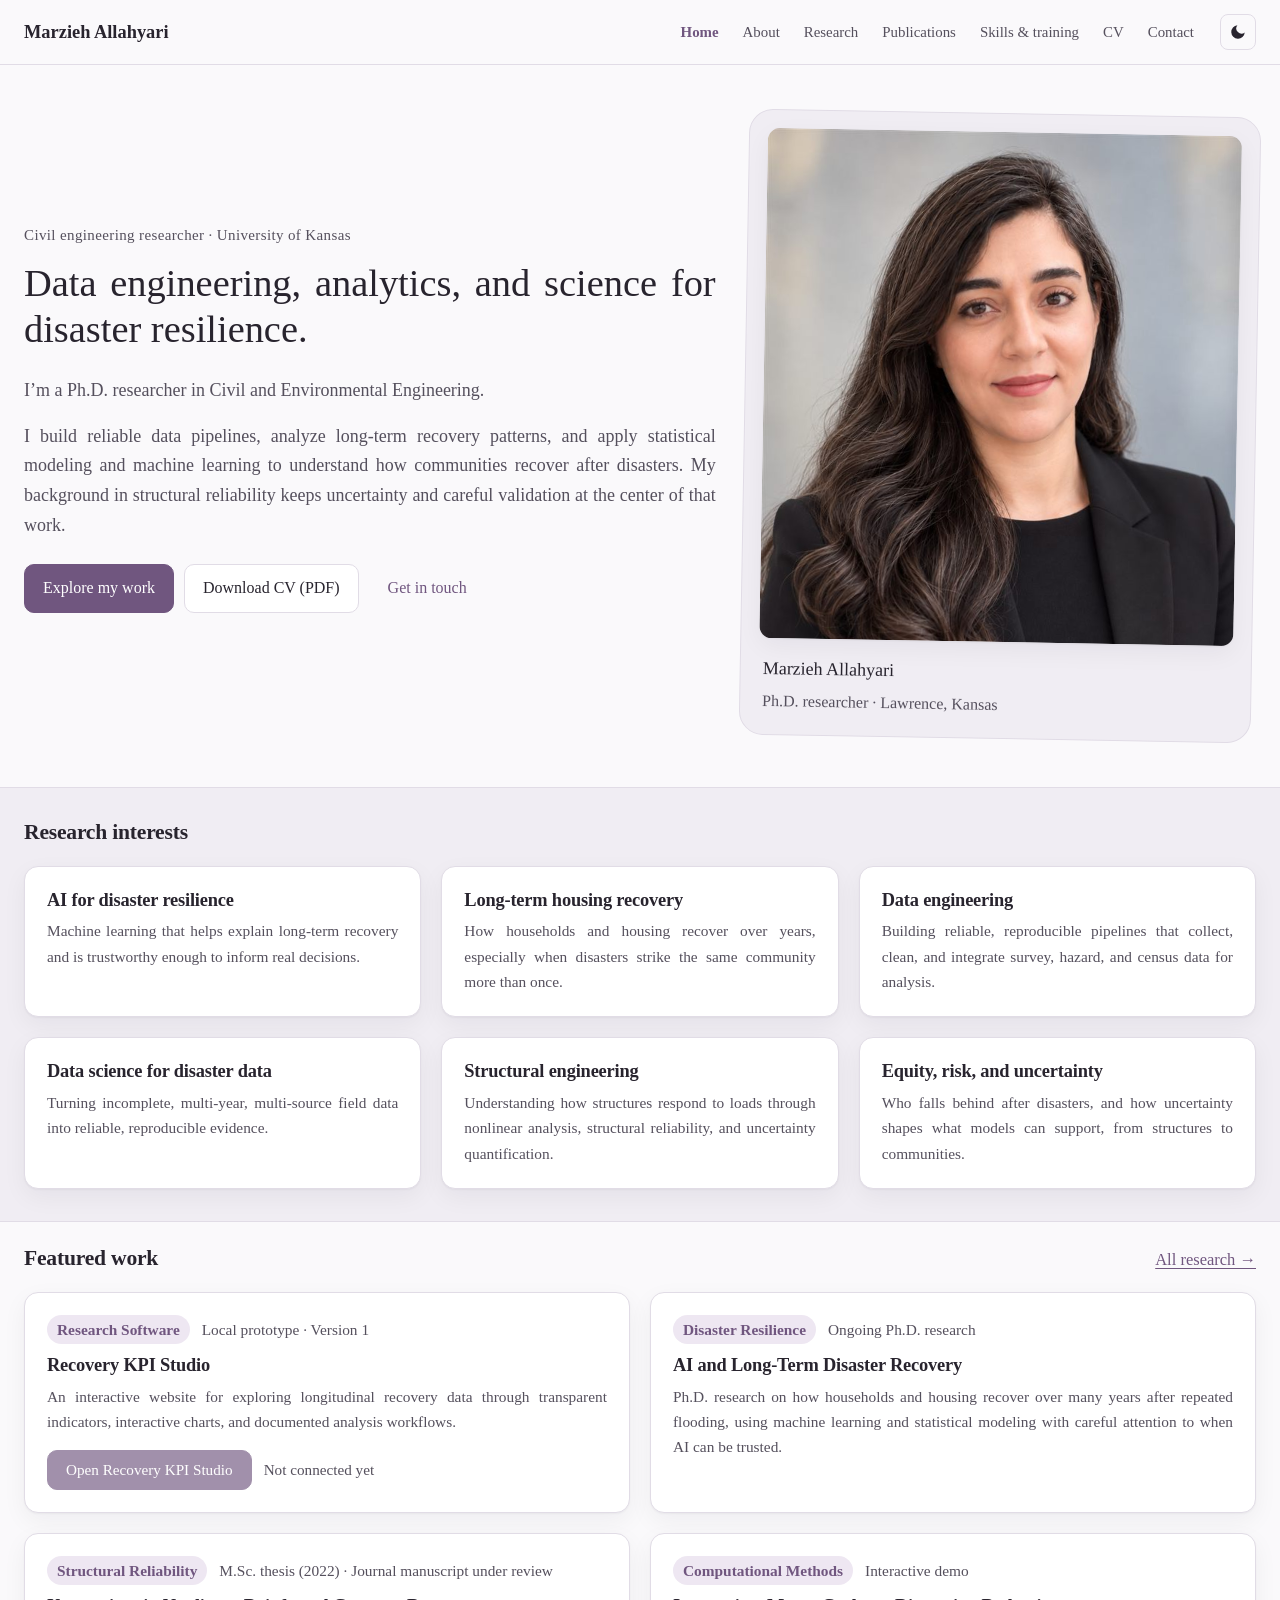
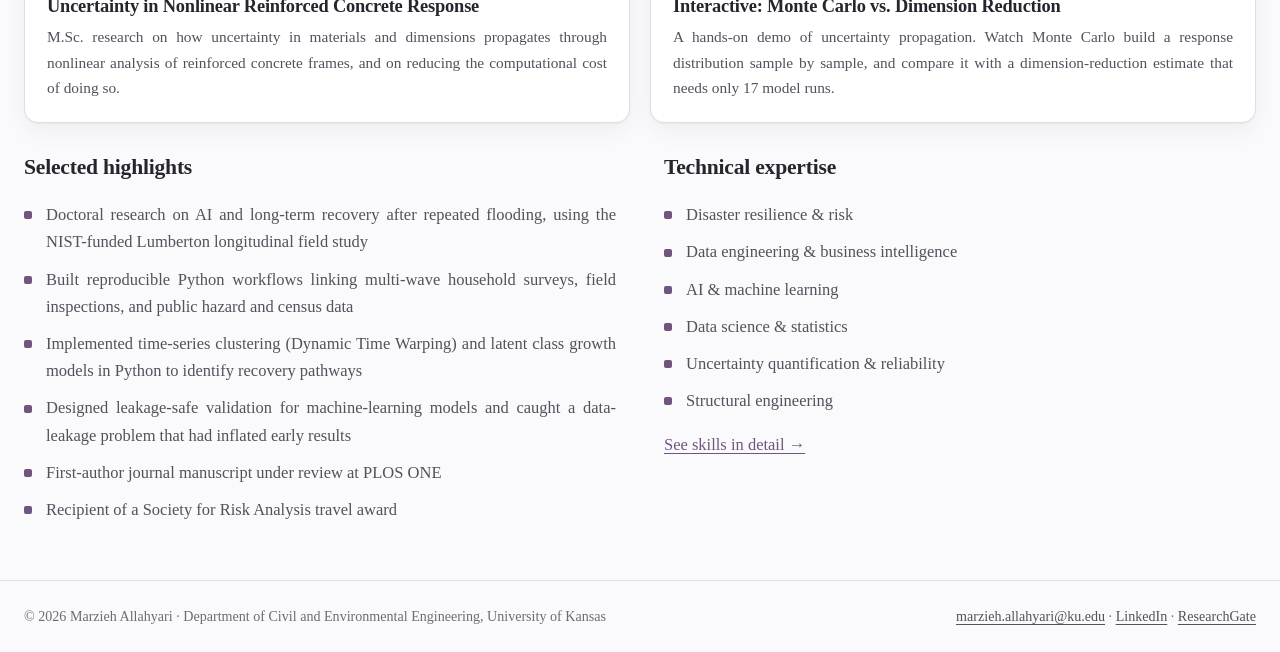
<file: docs/index.html>
<!doctype html>
<html lang="en">
<head>
<meta charset="utf-8">
<meta name="viewport" content="width=device-width, initial-scale=1">
<title>Marzieh Allahyari | Data engineering, analytics, and science for disaster resilience.</title>
<meta name="description" content="Marzieh Allahyari is a civil engineering Ph.D. researcher at the University of Kansas who studies long-term disaster recovery and how artificial intelligence can help understand it responsibly.">
<link rel="canonical" href="https://marzyy-mr96.github.io/">
<meta property="og:image" content="https://marzyy-mr96.github.io/assets/img/portrait.jpg">
<meta name="google-site-verification" content="VYmpvlfG15AJJdw8UQaFC-0cBTmCFtouX57Gnafff_4">
<meta property="og:url" content="https://marzyy-mr96.github.io/">
<meta property="og:site_name" content="Marzieh Allahyari">
<meta property="og:type" content="website">
<meta property="og:title" content="Marzieh Allahyari | Data engineering, analytics, and science for disaster resilience.">
<meta property="og:description" content="Marzieh Allahyari is a civil engineering Ph.D. researcher at the University of Kansas who studies long-term disaster recovery and how artificial intelligence can help understand it responsibly.">
<meta name="color-scheme" content="light dark">
<link rel="icon" href="assets/img/favicon.svg" type="image/svg+xml">
<link rel="stylesheet" href="assets/css/style.css">
<script>document.documentElement.classList.add('js');try{var t=localStorage.getItem('theme');if(t)document.documentElement.dataset.theme=t;}catch(e){}</script>
<script type="application/ld+json">{"@context": "https://schema.org", "@graph": [{"@context": "https://schema.org", "@type": "Person", "name": "Marzieh Allahyari", "jobTitle": "Ph.D. Student, Civil Engineering", "affiliation": {"@type": "CollegeOrUniversity", "name": "University of Kansas"}, "email": "mailto:marzieh.allahyari@ku.edu", "sameAs": ["https://www.linkedin.com/in/marzieh-allahyari-564526149", "https://www.researchgate.net/profile/Marzieh-Allahyari-2"], "@id": "https://marzyy-mr96.github.io/#person", "url": "https://marzyy-mr96.github.io/", "image": "https://marzyy-mr96.github.io/assets/img/portrait.jpg"}, {"@type": "WebSite", "@id": "https://marzyy-mr96.github.io/#website", "name": "Marzieh Allahyari", "url": "https://marzyy-mr96.github.io/", "publisher": {"@id": "https://marzyy-mr96.github.io/#person"}}]}</script>
</head>
<body>
<a class="skip" href="#main">Skip to content</a>
<header class="site-header">
  <div class="wrap header-inner">
    <a class="brand" href="index.html">Marzieh Allahyari</a>
    <button class="nav-toggle" aria-expanded="false" aria-controls="site-nav">Menu</button>
    <nav id="site-nav" aria-label="Main"><ul><li><a href="index.html" aria-current="page">Home</a></li><li><a href="about.html">About</a></li><li><a href="research.html">Research</a></li><li><a href="publications.html">Publications</a></li><li><a href="skills.html">Skills & training</a></li><li><a href="cv.html">CV</a></li><li><a href="contact.html">Contact</a></li></ul></nav>
    <button class="theme-toggle" type="button" aria-label="Toggle dark mode" title="Toggle dark mode">
      <svg viewBox="0 0 24 24" aria-hidden="true"><path d="M21 12.8A9 9 0 1 1 11.2 3a7 7 0 0 0 9.8 9.8z"/></svg>
    </button>
  </div>
</header>
<main id="main">

<section class="hero wrap">
  <div class="hero-text">
    <p class="eyebrow">Civil engineering researcher · University of Kansas</p>
    <h1>Data engineering, analytics, and science for disaster resilience.</h1>
    <div class="hero-intro"><p>I’m a Ph.D. researcher in Civil and Environmental Engineering.</p><p>I build reliable data pipelines, analyze long-term recovery patterns, and apply statistical modeling and machine learning to understand how communities recover after disasters. My background in structural reliability keeps uncertainty and careful validation at the center of that work.</p></div>
    <p class="actions">
      <a class="btn btn-primary" href="research.html">Explore my work</a>
      <a class="btn" href="files/Marzieh_Allahyari_CV.pdf" download>Download CV (PDF)</a>
      <a class="btn btn-quiet" href="contact.html">Get in touch</a>
    </p>
  </div>
  <figure class="hero-photo">
    <img src="assets/img/portrait.jpg" width="640" height="768" alt="Portrait of Marzieh Allahyari">
    <figcaption>Marzieh Allahyari<span>Ph.D. researcher · Lawrence, Kansas</span></figcaption>
  </figure>
</section>

<section class="band">
  <div class="wrap">
    <h2 class="section-title">Research interests</h2>
    <ul class="grid grid-3 plain"><li class="card reveal"><h3>AI for disaster resilience</h3><p>Machine learning that helps explain long-term recovery and is trustworthy enough to inform real decisions.</p></li><li class="card reveal"><h3>Long-term housing recovery</h3><p>How households and housing recover over years, especially when disasters strike the same community more than once.</p></li><li class="card reveal"><h3>Data engineering</h3><p>Building reliable, reproducible pipelines that collect, clean, and integrate survey, hazard, and census data for analysis.</p></li><li class="card reveal"><h3>Data science for disaster data</h3><p>Turning incomplete, multi-year, multi-source field data into reliable, reproducible evidence.</p></li><li class="card reveal"><h3>Structural engineering</h3><p>Understanding how structures respond to loads through nonlinear analysis, structural reliability, and uncertainty quantification.</p></li><li class="card reveal"><h3>Equity, risk, and uncertainty</h3><p>Who falls behind after disasters, and how uncertainty shapes what models can support, from structures to communities.</p></li></ul>
  </div>
</section>

<section class="wrap section">
  <div class="section-head"><h2 class="section-title">Featured work</h2><a href="research.html">All research →</a></div>
  <div class="grid grid-2"><article class="card project-card reveal" data-category="research-software">
  <p class="card-meta"><span class="tag">Research Software</span><span>Local prototype · Version 1</span></p>
  <h3><a href="projects/recovery-kpi-studio.html">Recovery KPI Studio</a></h3>
  <p>An interactive website for exploring longitudinal recovery data through transparent indicators, interactive charts, and documented analysis workflows.</p>
  <p class="kpi-access"><button class="btn btn-primary" type="button" disabled aria-describedby="kpi-access-note">Open Recovery KPI Studio</button><span id="kpi-access-note" class="kpi-access-note">Not connected yet</span></p>
</article><article class="card project-card reveal" data-category="disaster-resilience">
  <p class="card-meta"><span class="tag">Disaster Resilience</span><span>Ongoing Ph.D. research</span></p>
  <h3><a href="projects/housing-recovery.html">AI and Long-Term Disaster Recovery</a></h3>
  <p>Ph.D. research on how households and housing recover over many years after repeated flooding, using machine learning and statistical modeling with careful attention to when AI can be trusted.</p>
  
</article><article class="card project-card reveal" data-category="structural-reliability">
  <p class="card-meta"><span class="tag">Structural Reliability</span><span>M.Sc. thesis (2022) · Journal manuscript under review</span></p>
  <h3><a href="projects/rc-uncertainty.html">Uncertainty in Nonlinear Reinforced Concrete Response</a></h3>
  <p>M.Sc. research on how uncertainty in materials and dimensions propagates through nonlinear analysis of reinforced concrete frames, and on reducing the computational cost of doing so.</p>
  
</article><article class="card project-card reveal" data-category="computational-methods">
  <p class="card-meta"><span class="tag">Computational Methods</span><span>Interactive demo</span></p>
  <h3><a href="projects/uncertainty-demo.html">Interactive: Monte Carlo vs. Dimension Reduction</a></h3>
  <p>A hands-on demo of uncertainty propagation. Watch Monte Carlo build a response distribution sample by sample, and compare it with a dimension-reduction estimate that needs only 17 model runs.</p>
  
</article></div>
</section>

<section class="wrap section two-col">
  <div>
    <h2 class="section-title">Selected highlights</h2>
    <ul class="ticks"><li>Doctoral research on AI and long-term recovery after repeated flooding, using the NIST-funded Lumberton longitudinal field study</li><li>Built reproducible Python workflows linking multi-wave household surveys, field inspections, and public hazard and census data</li><li>Implemented time-series clustering (Dynamic Time Warping) and latent class growth models in Python to identify recovery pathways</li><li>Designed leakage-safe validation for machine-learning models and caught a data-leakage problem that had inflated early results</li><li>First-author journal manuscript under review at PLOS ONE</li><li>Recipient of a Society for Risk Analysis travel award</li></ul>
  </div>
  <div>
    <h2 class="section-title">Technical expertise</h2>
    <ul class="ticks"><li>Disaster resilience &amp; risk</li><li>Data engineering &amp; business intelligence</li><li>AI &amp; machine learning</li><li>Data science &amp; statistics</li><li>Uncertainty quantification &amp; reliability</li><li>Structural engineering</li></ul>
    <p><a href="skills.html">See skills in detail →</a></p>
  </div>
</section>

</main>
<footer class="site-footer">
  <div class="wrap footer-inner">
    <p>© 2026 Marzieh Allahyari · Department of Civil and Environmental Engineering, University of Kansas</p>
    <p class="footer-links"><a href="mailto:marzieh.allahyari@ku.edu">marzieh.allahyari@ku.edu</a> · <a href="https://www.linkedin.com/in/marzieh-allahyari-564526149" rel="noopener" target="_blank">LinkedIn</a> · <a href="https://www.researchgate.net/profile/Marzieh-Allahyari-2" rel="noopener" target="_blank">ResearchGate</a></p>
  </div>
</footer>
<script src="assets/js/main.js" defer></script>

</body>
</html>
</file>
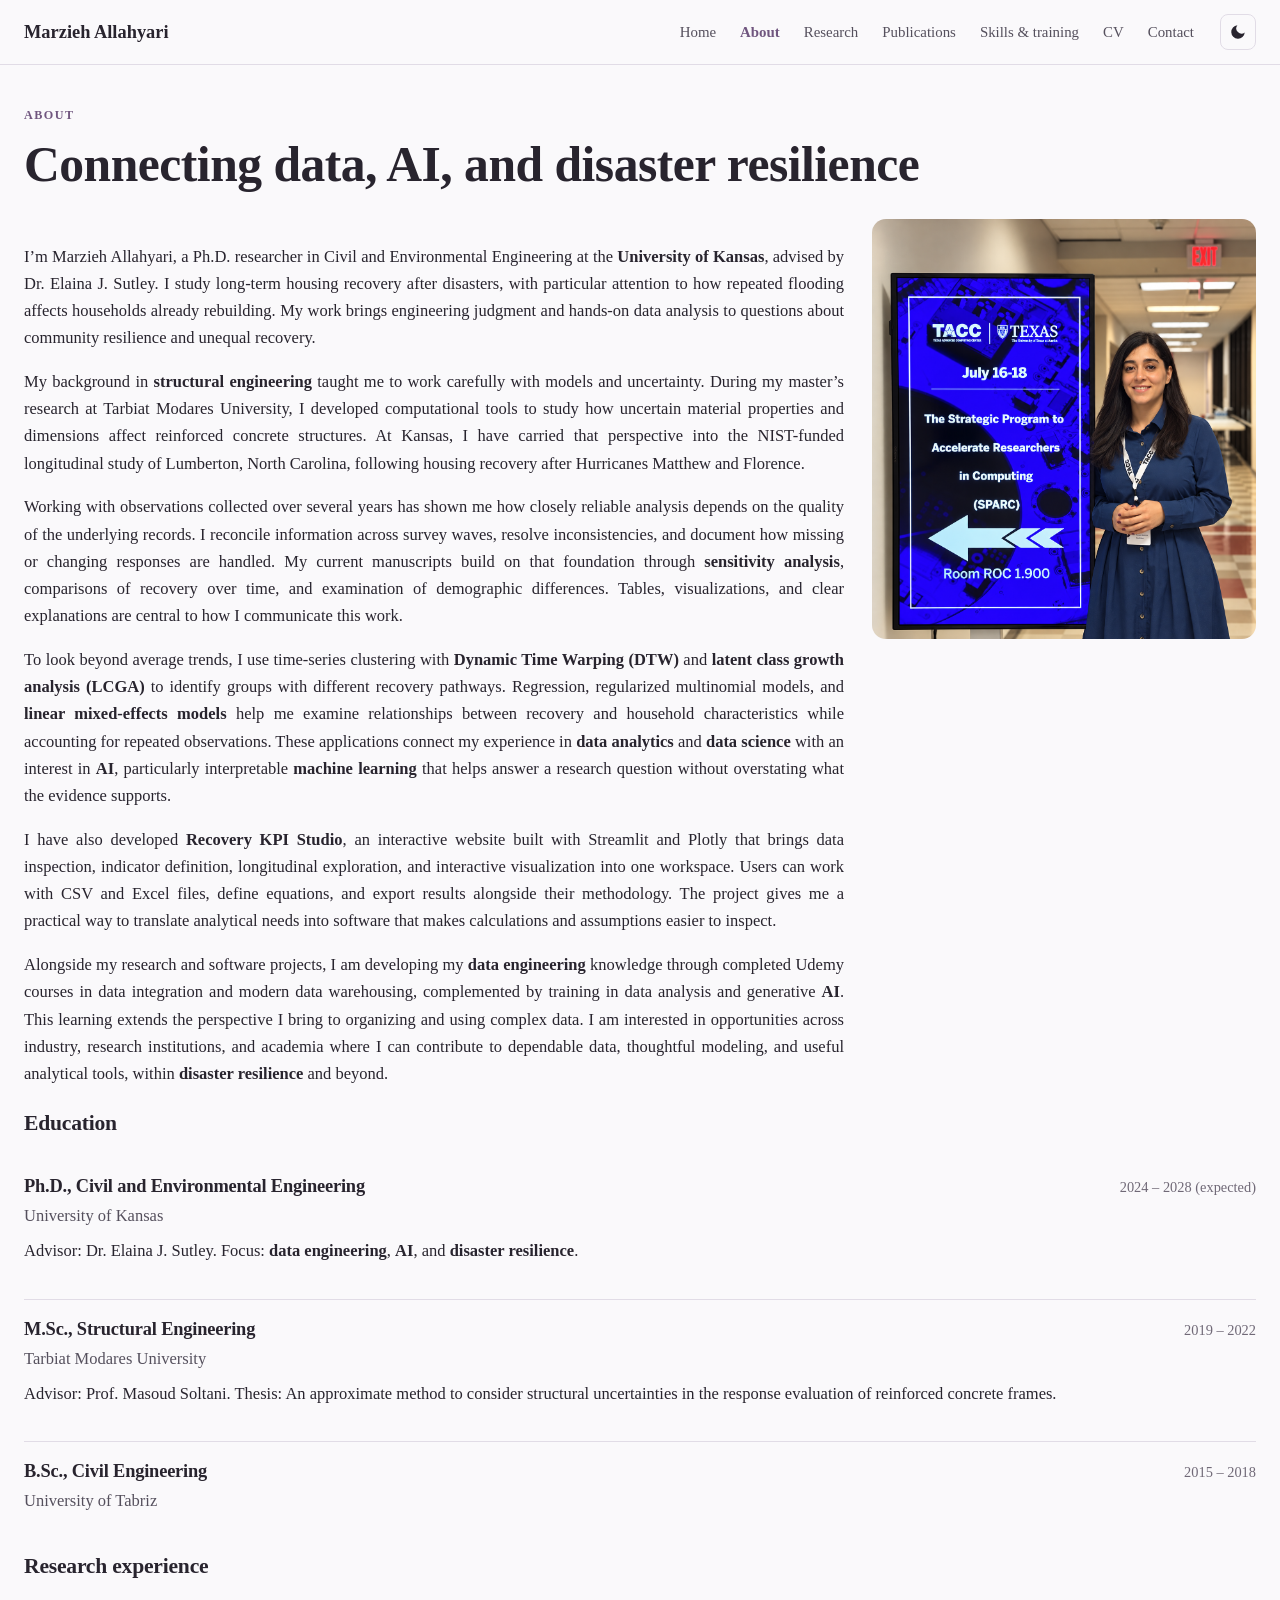
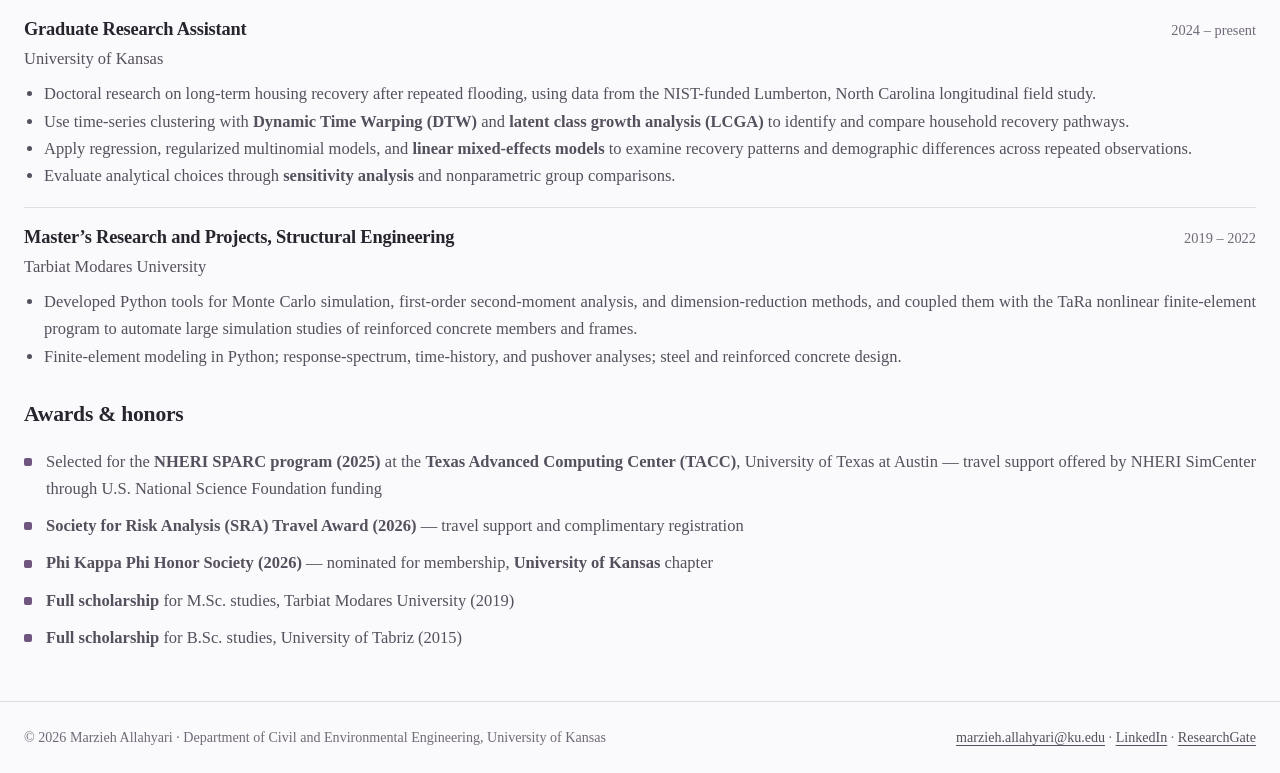
<file: docs/about.html>
<!doctype html>
<html lang="en">
<head>
<meta charset="utf-8">
<meta name="viewport" content="width=device-width, initial-scale=1">
<title>About | Marzieh Allahyari</title>
<meta name="description" content="Marzieh Allahyari is a civil engineering Ph.D. researcher at the University of Kansas who studies long-term disaster recovery and how artificial intelligence can help understand it responsibly.">
<link rel="canonical" href="https://marzyy-mr96.github.io/about.html">
<meta property="og:image" content="https://marzyy-mr96.github.io/assets/img/portrait.jpg">
<meta property="og:url" content="https://marzyy-mr96.github.io/about.html">
<meta property="og:site_name" content="Marzieh Allahyari">
<meta property="og:type" content="website">
<meta property="og:title" content="About | Marzieh Allahyari">
<meta property="og:description" content="Marzieh Allahyari is a civil engineering Ph.D. researcher at the University of Kansas who studies long-term disaster recovery and how artificial intelligence can help understand it responsibly.">
<meta name="color-scheme" content="light dark">
<link rel="icon" href="assets/img/favicon.svg" type="image/svg+xml">
<link rel="stylesheet" href="assets/css/style.css">
<script>document.documentElement.classList.add('js');try{var t=localStorage.getItem('theme');if(t)document.documentElement.dataset.theme=t;}catch(e){}</script>
<script type="application/ld+json">{"@context": "https://schema.org", "@type": "Person", "name": "Marzieh Allahyari", "jobTitle": "Ph.D. Student, Civil Engineering", "affiliation": {"@type": "CollegeOrUniversity", "name": "University of Kansas"}, "email": "mailto:marzieh.allahyari@ku.edu", "sameAs": ["https://www.linkedin.com/in/marzieh-allahyari-564526149", "https://www.researchgate.net/profile/Marzieh-Allahyari-2"], "@id": "https://marzyy-mr96.github.io/#person", "url": "https://marzyy-mr96.github.io/", "image": "https://marzyy-mr96.github.io/assets/img/portrait.jpg"}</script>
</head>
<body>
<a class="skip" href="#main">Skip to content</a>
<header class="site-header">
  <div class="wrap header-inner">
    <a class="brand" href="index.html">Marzieh Allahyari</a>
    <button class="nav-toggle" aria-expanded="false" aria-controls="site-nav">Menu</button>
    <nav id="site-nav" aria-label="Main"><ul><li><a href="index.html">Home</a></li><li><a href="about.html" aria-current="page">About</a></li><li><a href="research.html">Research</a></li><li><a href="publications.html">Publications</a></li><li><a href="skills.html">Skills & training</a></li><li><a href="cv.html">CV</a></li><li><a href="contact.html">Contact</a></li></ul></nav>
    <button class="theme-toggle" type="button" aria-label="Toggle dark mode" title="Toggle dark mode">
      <svg viewBox="0 0 24 24" aria-hidden="true"><path d="M21 12.8A9 9 0 1 1 11.2 3a7 7 0 0 0 9.8 9.8z"/></svg>
    </button>
  </div>
</header>
<main id="main">
<section class="page-head wrap"><p class="eyebrow">About</p><h1>Connecting data, AI, and disaster resilience</h1></section>
<section class="wrap prose-layout">
  <div class="prose"><p>I’m Marzieh Allahyari, a Ph.D. researcher in Civil and Environmental Engineering at the <strong>University of Kansas</strong>, advised by Dr. Elaina J. Sutley. I study long-term housing recovery after disasters, with particular attention to how repeated flooding affects households already rebuilding. My work brings engineering judgment and hands-on data analysis to questions about community resilience and unequal recovery.</p><p>My background in <strong>structural engineering</strong> taught me to work carefully with models and uncertainty. During my master’s research at Tarbiat Modares University, I developed computational tools to study how uncertain material properties and dimensions affect reinforced concrete structures. At Kansas, I have carried that perspective into the NIST-funded longitudinal study of Lumberton, North Carolina, following housing recovery after Hurricanes Matthew and Florence.</p><p>Working with observations collected over several years has shown me how closely reliable analysis depends on the quality of the underlying records. I reconcile information across survey waves, resolve inconsistencies, and document how missing or changing responses are handled. My current manuscripts build on that foundation through <strong>sensitivity analysis</strong>, comparisons of recovery over time, and examination of demographic differences. Tables, visualizations, and clear explanations are central to how I communicate this work.</p><p>To look beyond average trends, I use time-series clustering with <strong>Dynamic Time Warping (DTW)</strong> and <strong>latent class growth analysis (LCGA)</strong> to identify groups with different recovery pathways. Regression, regularized multinomial models, and <strong>linear mixed-effects models</strong> help me examine relationships between recovery and household characteristics while accounting for repeated observations. These applications connect my experience in <strong>data analytics</strong> and <strong>data science</strong> with an interest in <strong>AI</strong>, particularly interpretable <strong>machine learning</strong> that helps answer a research question without overstating what the evidence supports.</p><p>I have also developed <strong>Recovery KPI Studio</strong>, an interactive website built with Streamlit and Plotly that brings data inspection, indicator definition, longitudinal exploration, and interactive visualization into one workspace. Users can work with CSV and Excel files, define equations, and export results alongside their methodology. The project gives me a practical way to translate analytical needs into software that makes calculations and assumptions easier to inspect.</p><p>Alongside my research and software projects, I am developing my <strong>data engineering</strong> knowledge through completed Udemy courses in data integration and modern data warehousing, complemented by training in data analysis and generative <strong>AI</strong>. This learning extends the perspective I bring to organizing and using complex data. I am interested in opportunities across industry, research institutions, and academia where I can contribute to dependable data, thoughtful modeling, and useful analytical tools, within <strong>disaster resilience</strong> and beyond.</p></div>
  <aside class="side">
    <img src="assets/img/about-sparc.png" width="1199" height="1312" alt="Marzieh Allahyari beside the SPARC program sign at the Texas Advanced Computing Center" loading="lazy">
  </aside>
</section>
<section class="wrap section"><h2 class="section-title">Education</h2><article class="entry reveal"><div class="entry-head"><h3>Ph.D., Civil and Environmental Engineering</h3><span class="years">2024 – 2028 (expected)</span></div><p class="entry-org">University of Kansas</p><p>Advisor: Dr. Elaina J. Sutley. Focus: <strong>data engineering</strong>, <strong>AI</strong>, and <strong>disaster resilience</strong>.</p></article><article class="entry reveal"><div class="entry-head"><h3>M.Sc., Structural Engineering</h3><span class="years">2019 – 2022</span></div><p class="entry-org">Tarbiat Modares University</p><p>Advisor: Prof. Masoud Soltani. Thesis: An approximate method to consider structural uncertainties in the response evaluation of reinforced concrete frames.</p></article><article class="entry reveal"><div class="entry-head"><h3>B.Sc., Civil Engineering</h3><span class="years">2015 – 2018</span></div><p class="entry-org">University of Tabriz</p></article></section>
<section class="wrap section about-experience"><h2 class="section-title">Research experience</h2><article class="entry reveal"><div class="entry-head"><h3>Graduate Research Assistant</h3><span class="years">2024 – present</span></div><p class="entry-org">University of Kansas</p><ul><li>Doctoral research on long-term housing recovery after repeated flooding, using data from the NIST-funded Lumberton, North Carolina longitudinal field study.</li><li>Use time-series clustering with <strong>Dynamic Time Warping (DTW)</strong> and <strong>latent class growth analysis (LCGA)</strong> to identify and compare household recovery pathways.</li><li>Apply regression, regularized multinomial models, and <strong>linear mixed-effects models</strong> to examine recovery patterns and demographic differences across repeated observations.</li><li>Evaluate analytical choices through <strong>sensitivity analysis</strong> and nonparametric group comparisons.</li></ul></article>
<article class="entry reveal"><div class="entry-head"><h3>Master’s Research and Projects, Structural Engineering</h3><span class="years">2019 – 2022</span></div><p class="entry-org">Tarbiat Modares University</p><ul><li>Developed Python tools for Monte Carlo simulation, first-order second-moment analysis, and dimension-reduction methods, and coupled them with the TaRa nonlinear finite-element program to automate large simulation studies of reinforced concrete members and frames.</li><li>Finite-element modeling in Python; response-spectrum, time-history, and pushover analyses; steel and reinforced concrete design.</li></ul></article></section>
<section class="wrap section about-awards"><h2 class="section-title">Awards &amp; honors</h2><ul class="ticks"><li>Selected for the <strong>NHERI SPARC program (2025)</strong> at the <strong>Texas Advanced Computing Center (TACC)</strong>, University of Texas at Austin — travel support offered by NHERI SimCenter through U.S. National Science Foundation funding</li><li><strong>Society for Risk Analysis (SRA) Travel Award (2026)</strong> — travel support and complimentary registration</li><li><strong>Phi Kappa Phi Honor Society (2026)</strong> — nominated for membership, <strong>University of Kansas</strong> chapter</li><li><strong>Full scholarship</strong> for M.Sc. studies, Tarbiat Modares University (2019)</li><li><strong>Full scholarship</strong> for B.Sc. studies, University of Tabriz (2015)</li></ul></section>

</main>
<footer class="site-footer">
  <div class="wrap footer-inner">
    <p>© 2026 Marzieh Allahyari · Department of Civil and Environmental Engineering, University of Kansas</p>
    <p class="footer-links"><a href="mailto:marzieh.allahyari@ku.edu">marzieh.allahyari@ku.edu</a> · <a href="https://www.linkedin.com/in/marzieh-allahyari-564526149" rel="noopener" target="_blank">LinkedIn</a> · <a href="https://www.researchgate.net/profile/Marzieh-Allahyari-2" rel="noopener" target="_blank">ResearchGate</a></p>
  </div>
</footer>
<script src="assets/js/main.js" defer></script>

</body>
</html>
</file>
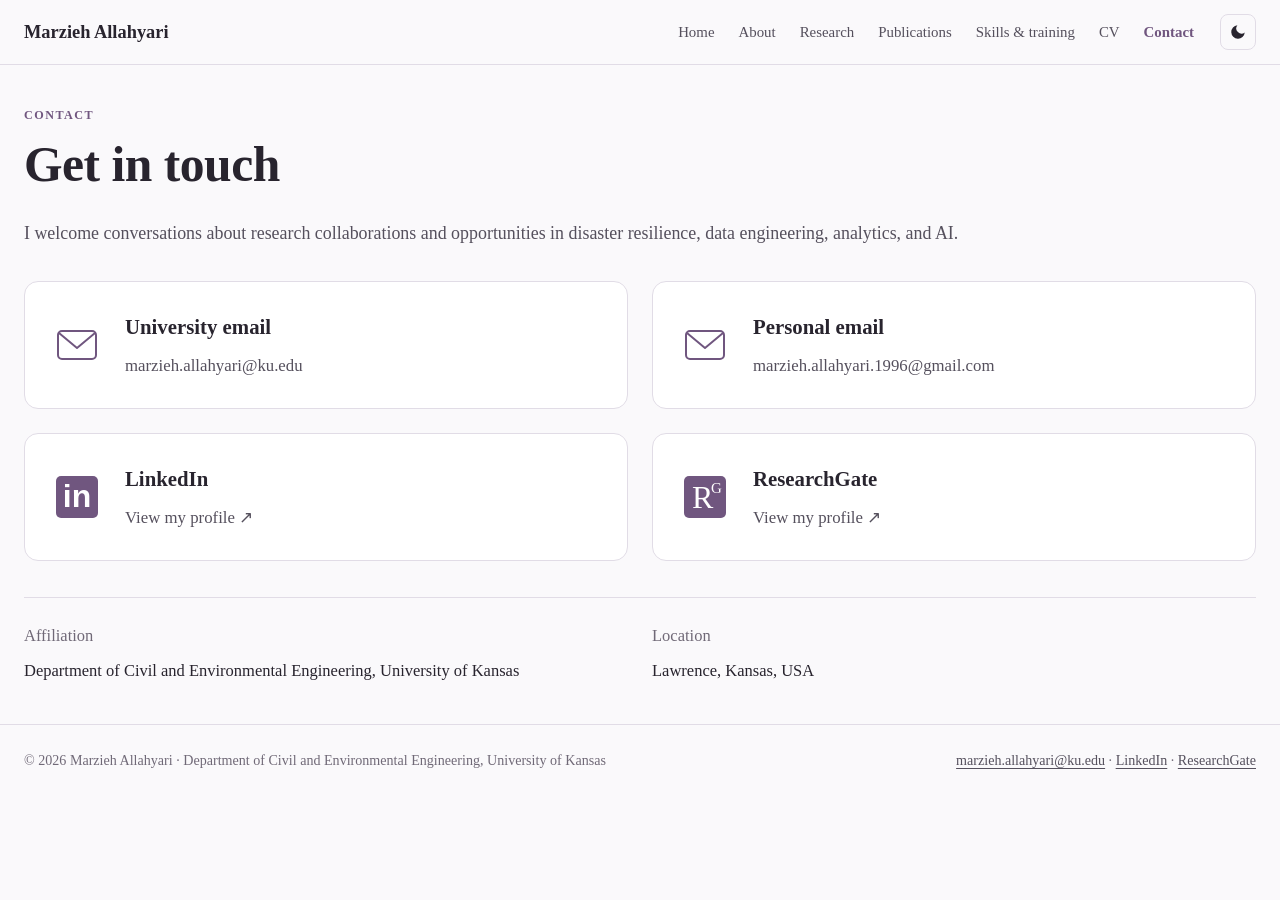
<file: docs/contact.html>
<!doctype html>
<html lang="en">
<head>
<meta charset="utf-8">
<meta name="viewport" content="width=device-width, initial-scale=1">
<title>Contact | Marzieh Allahyari</title>
<meta name="description" content="Marzieh Allahyari is a civil engineering Ph.D. researcher at the University of Kansas who studies long-term disaster recovery and how artificial intelligence can help understand it responsibly.">
<link rel="canonical" href="https://marzyy-mr96.github.io/contact.html">
<meta property="og:image" content="https://marzyy-mr96.github.io/assets/img/portrait.jpg">
<meta property="og:url" content="https://marzyy-mr96.github.io/contact.html">
<meta property="og:site_name" content="Marzieh Allahyari">
<meta property="og:type" content="website">
<meta property="og:title" content="Contact | Marzieh Allahyari">
<meta property="og:description" content="Marzieh Allahyari is a civil engineering Ph.D. researcher at the University of Kansas who studies long-term disaster recovery and how artificial intelligence can help understand it responsibly.">
<meta name="color-scheme" content="light dark">
<link rel="icon" href="assets/img/favicon.svg" type="image/svg+xml">
<link rel="stylesheet" href="assets/css/style.css">
<script>document.documentElement.classList.add('js');try{var t=localStorage.getItem('theme');if(t)document.documentElement.dataset.theme=t;}catch(e){}</script>
<script type="application/ld+json">{"@context": "https://schema.org", "@type": "Person", "name": "Marzieh Allahyari", "jobTitle": "Ph.D. Student, Civil Engineering", "affiliation": {"@type": "CollegeOrUniversity", "name": "University of Kansas"}, "email": "mailto:marzieh.allahyari@ku.edu", "sameAs": ["https://www.linkedin.com/in/marzieh-allahyari-564526149", "https://www.researchgate.net/profile/Marzieh-Allahyari-2"], "@id": "https://marzyy-mr96.github.io/#person", "url": "https://marzyy-mr96.github.io/", "image": "https://marzyy-mr96.github.io/assets/img/portrait.jpg"}</script>
</head>
<body>
<a class="skip" href="#main">Skip to content</a>
<header class="site-header">
  <div class="wrap header-inner">
    <a class="brand" href="index.html">Marzieh Allahyari</a>
    <button class="nav-toggle" aria-expanded="false" aria-controls="site-nav">Menu</button>
    <nav id="site-nav" aria-label="Main"><ul><li><a href="index.html">Home</a></li><li><a href="about.html">About</a></li><li><a href="research.html">Research</a></li><li><a href="publications.html">Publications</a></li><li><a href="skills.html">Skills & training</a></li><li><a href="cv.html">CV</a></li><li><a href="contact.html" aria-current="page">Contact</a></li></ul></nav>
    <button class="theme-toggle" type="button" aria-label="Toggle dark mode" title="Toggle dark mode">
      <svg viewBox="0 0 24 24" aria-hidden="true"><path d="M21 12.8A9 9 0 1 1 11.2 3a7 7 0 0 0 9.8 9.8z"/></svg>
    </button>
  </div>
</header>
<main id="main">
<section class="page-head wrap"><p class="eyebrow">Contact</p><h1>Get in touch</h1><p class="lede">I welcome conversations about research collaborations and opportunities in disaster resilience, data engineering, analytics, and AI.</p></section>
<section class="wrap section">
  <ul class="contact-grid plain" aria-label="Ways to connect"><li><a class="contact-card" href="mailto:marzieh.allahyari@ku.edu"><span class="contact-icon"><svg viewBox="0 0 48 48" aria-hidden="true" focusable="false"><rect x="5" y="10" width="38" height="28" rx="4" fill="none" stroke="currentColor" stroke-width="2"/><path d="m6 12 18 15 18-15" fill="none" stroke="currentColor" stroke-width="2" stroke-linejoin="round"/></svg></span><span class="contact-copy"><span class="contact-title">University email</span><span class="contact-detail">marzieh.allahyari@ku.edu</span></span></a></li><li><a class="contact-card" href="mailto:marzieh.allahyari.1996@gmail.com"><span class="contact-icon"><svg viewBox="0 0 48 48" aria-hidden="true" focusable="false"><rect x="5" y="10" width="38" height="28" rx="4" fill="none" stroke="currentColor" stroke-width="2"/><path d="m6 12 18 15 18-15" fill="none" stroke="currentColor" stroke-width="2" stroke-linejoin="round"/></svg></span><span class="contact-copy"><span class="contact-title">Personal email</span><span class="contact-detail">marzieh.allahyari.1996@gmail.com</span></span></a></li><li><a class="contact-card" href="https://www.linkedin.com/in/marzieh-allahyari-564526149" target="_blank" rel="noopener"><span class="contact-icon"><svg viewBox="0 0 48 48" aria-hidden="true" focusable="false"><rect x="3" y="3" width="42" height="42" rx="5" fill="currentColor"/><text x="24" y="34" text-anchor="middle" fill="var(--surface)" font-family="Arial, sans-serif" font-size="32" font-weight="bold">in</text></svg></span><span class="contact-copy"><span class="contact-title">LinkedIn</span><span class="contact-detail">View my profile ↗</span></span></a></li><li><a class="contact-card" href="https://www.researchgate.net/profile/Marzieh-Allahyari-2" target="_blank" rel="noopener"><span class="contact-icon"><svg viewBox="0 0 48 48" aria-hidden="true" focusable="false"><rect x="3" y="3" width="42" height="42" rx="5" fill="currentColor"/><text x="11" y="35" fill="var(--surface)" font-family="Times New Roman, serif" font-size="32">R</text><text x="30" y="20" fill="var(--surface)" font-family="Times New Roman, serif" font-size="15">G</text></svg></span><span class="contact-copy"><span class="contact-title">ResearchGate</span><span class="contact-detail">View my profile ↗</span></span></a></li></ul>
  <dl class="contact-context"><div><dt>Affiliation</dt><dd>Department of Civil and Environmental Engineering, University of Kansas</dd></div>
  <div><dt>Location</dt><dd>Lawrence, Kansas, USA</dd></div></dl>
</section>
</main>
<footer class="site-footer">
  <div class="wrap footer-inner">
    <p>© 2026 Marzieh Allahyari · Department of Civil and Environmental Engineering, University of Kansas</p>
    <p class="footer-links"><a href="mailto:marzieh.allahyari@ku.edu">marzieh.allahyari@ku.edu</a> · <a href="https://www.linkedin.com/in/marzieh-allahyari-564526149" rel="noopener" target="_blank">LinkedIn</a> · <a href="https://www.researchgate.net/profile/Marzieh-Allahyari-2" rel="noopener" target="_blank">ResearchGate</a></p>
  </div>
</footer>
<script src="assets/js/main.js" defer></script>

</body>
</html>
</file>
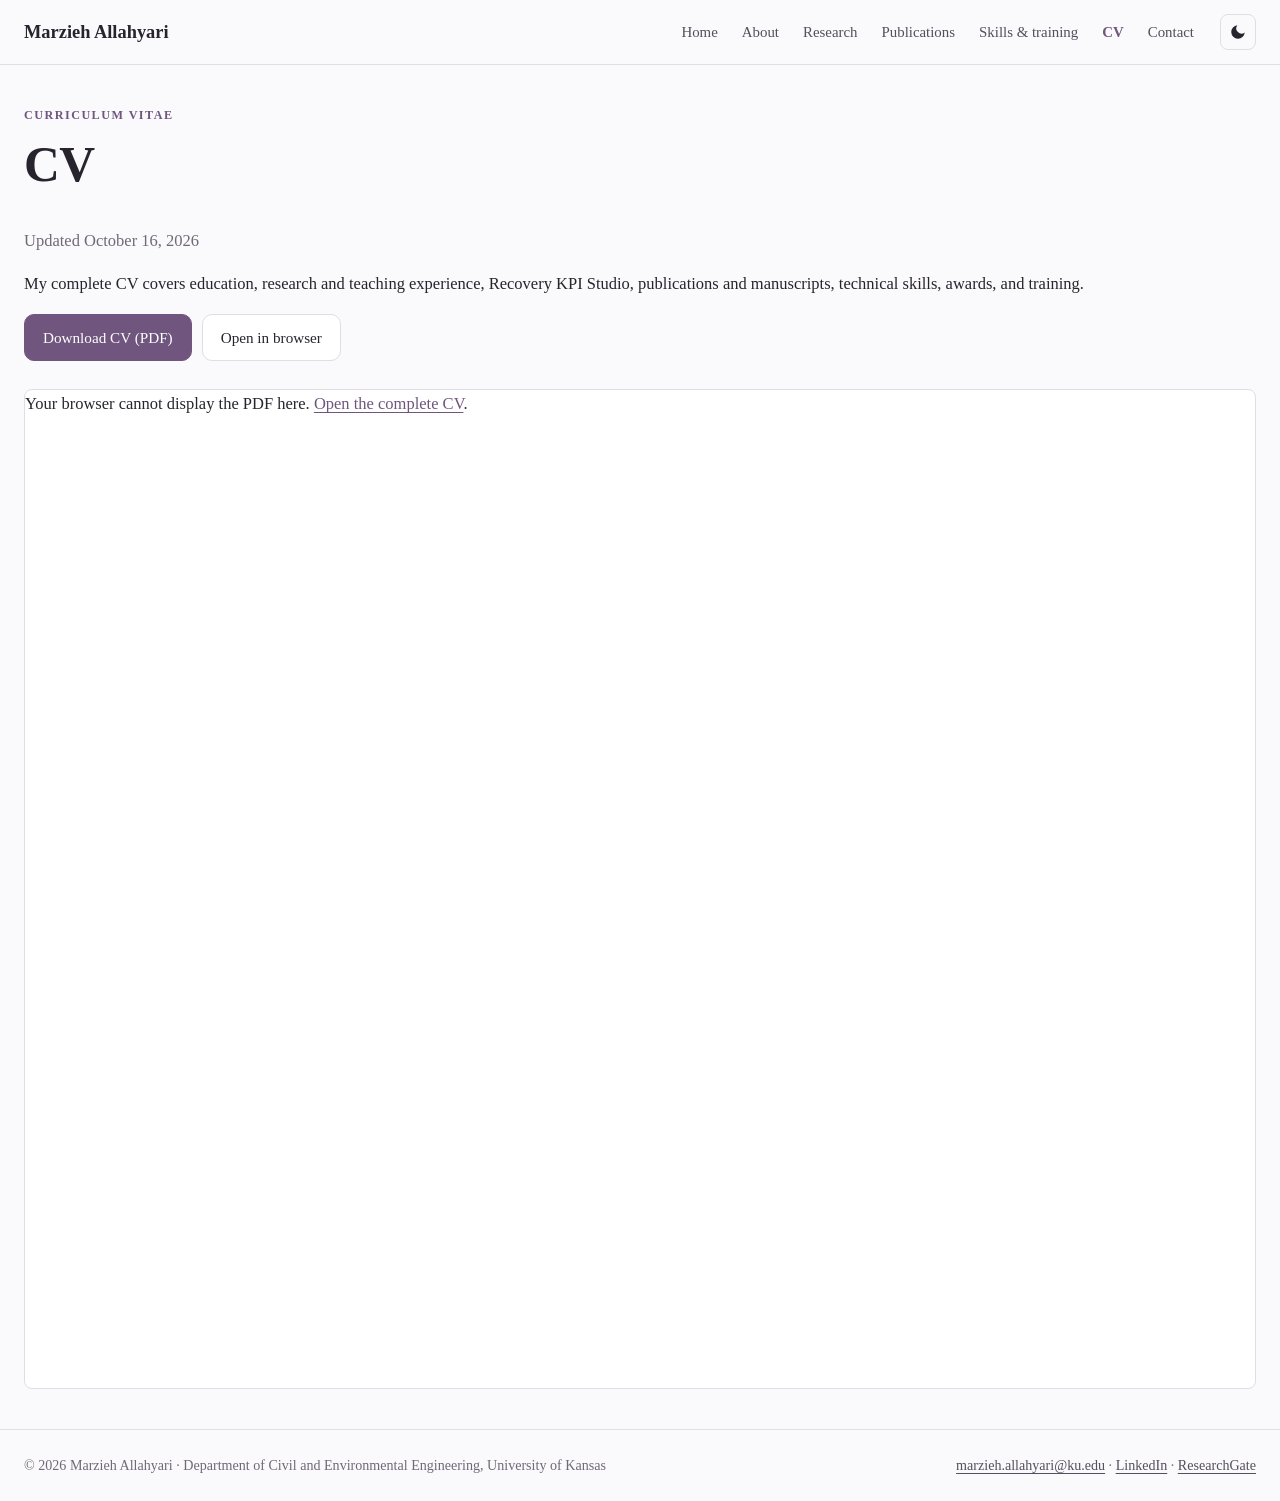
<file: docs/cv.html>
<!doctype html>
<html lang="en">
<head>
<meta charset="utf-8">
<meta name="viewport" content="width=device-width, initial-scale=1">
<title>CV | Marzieh Allahyari</title>
<meta name="description" content="Marzieh Allahyari is a civil engineering Ph.D. researcher at the University of Kansas who studies long-term disaster recovery and how artificial intelligence can help understand it responsibly.">
<link rel="canonical" href="https://marzyy-mr96.github.io/cv.html">
<meta property="og:image" content="https://marzyy-mr96.github.io/assets/img/portrait.jpg">
<meta property="og:url" content="https://marzyy-mr96.github.io/cv.html">
<meta property="og:site_name" content="Marzieh Allahyari">
<meta property="og:type" content="website">
<meta property="og:title" content="CV | Marzieh Allahyari">
<meta property="og:description" content="Marzieh Allahyari is a civil engineering Ph.D. researcher at the University of Kansas who studies long-term disaster recovery and how artificial intelligence can help understand it responsibly.">
<meta name="color-scheme" content="light dark">
<link rel="icon" href="assets/img/favicon.svg" type="image/svg+xml">
<link rel="stylesheet" href="assets/css/style.css">
<script>document.documentElement.classList.add('js');try{var t=localStorage.getItem('theme');if(t)document.documentElement.dataset.theme=t;}catch(e){}</script>
<script type="application/ld+json">{"@context": "https://schema.org", "@type": "Person", "name": "Marzieh Allahyari", "jobTitle": "Ph.D. Student, Civil Engineering", "affiliation": {"@type": "CollegeOrUniversity", "name": "University of Kansas"}, "email": "mailto:marzieh.allahyari@ku.edu", "sameAs": ["https://www.linkedin.com/in/marzieh-allahyari-564526149", "https://www.researchgate.net/profile/Marzieh-Allahyari-2"], "@id": "https://marzyy-mr96.github.io/#person", "url": "https://marzyy-mr96.github.io/", "image": "https://marzyy-mr96.github.io/assets/img/portrait.jpg"}</script>
</head>
<body>
<a class="skip" href="#main">Skip to content</a>
<header class="site-header">
  <div class="wrap header-inner">
    <a class="brand" href="index.html">Marzieh Allahyari</a>
    <button class="nav-toggle" aria-expanded="false" aria-controls="site-nav">Menu</button>
    <nav id="site-nav" aria-label="Main"><ul><li><a href="index.html">Home</a></li><li><a href="about.html">About</a></li><li><a href="research.html">Research</a></li><li><a href="publications.html">Publications</a></li><li><a href="skills.html">Skills & training</a></li><li><a href="cv.html" aria-current="page">CV</a></li><li><a href="contact.html">Contact</a></li></ul></nav>
    <button class="theme-toggle" type="button" aria-label="Toggle dark mode" title="Toggle dark mode">
      <svg viewBox="0 0 24 24" aria-hidden="true"><path d="M21 12.8A9 9 0 1 1 11.2 3a7 7 0 0 0 9.8 9.8z"/></svg>
    </button>
  </div>
</header>
<main id="main">
<section class="page-head wrap"><p class="eyebrow">Curriculum vitae</p><h1>CV</h1></section>
<section class="wrap section cv-box">
  <p class="muted">Updated October 16, 2026</p>
  <p>My complete CV covers education, research and teaching experience, Recovery KPI Studio, publications and manuscripts, technical skills, awards, and training.</p>
  <p class="actions"><a class="btn btn-primary" href="files/Marzieh_Allahyari_CV.pdf" download>Download CV (PDF)</a>
  <a class="btn" href="files/Marzieh_Allahyari_CV.pdf" target="_blank" rel="noopener">Open in browser</a></p>
  <object class="cv-preview" data="files/Marzieh_Allahyari_CV.pdf" type="application/pdf" aria-label="Complete CV preview">
    <p>Your browser cannot display the PDF here. <a href="files/Marzieh_Allahyari_CV.pdf">Open the complete CV</a>.</p>
  </object>
</section>
</main>
<footer class="site-footer">
  <div class="wrap footer-inner">
    <p>© 2026 Marzieh Allahyari · Department of Civil and Environmental Engineering, University of Kansas</p>
    <p class="footer-links"><a href="mailto:marzieh.allahyari@ku.edu">marzieh.allahyari@ku.edu</a> · <a href="https://www.linkedin.com/in/marzieh-allahyari-564526149" rel="noopener" target="_blank">LinkedIn</a> · <a href="https://www.researchgate.net/profile/Marzieh-Allahyari-2" rel="noopener" target="_blank">ResearchGate</a></p>
  </div>
</footer>
<script src="assets/js/main.js" defer></script>

</body>
</html>
</file>
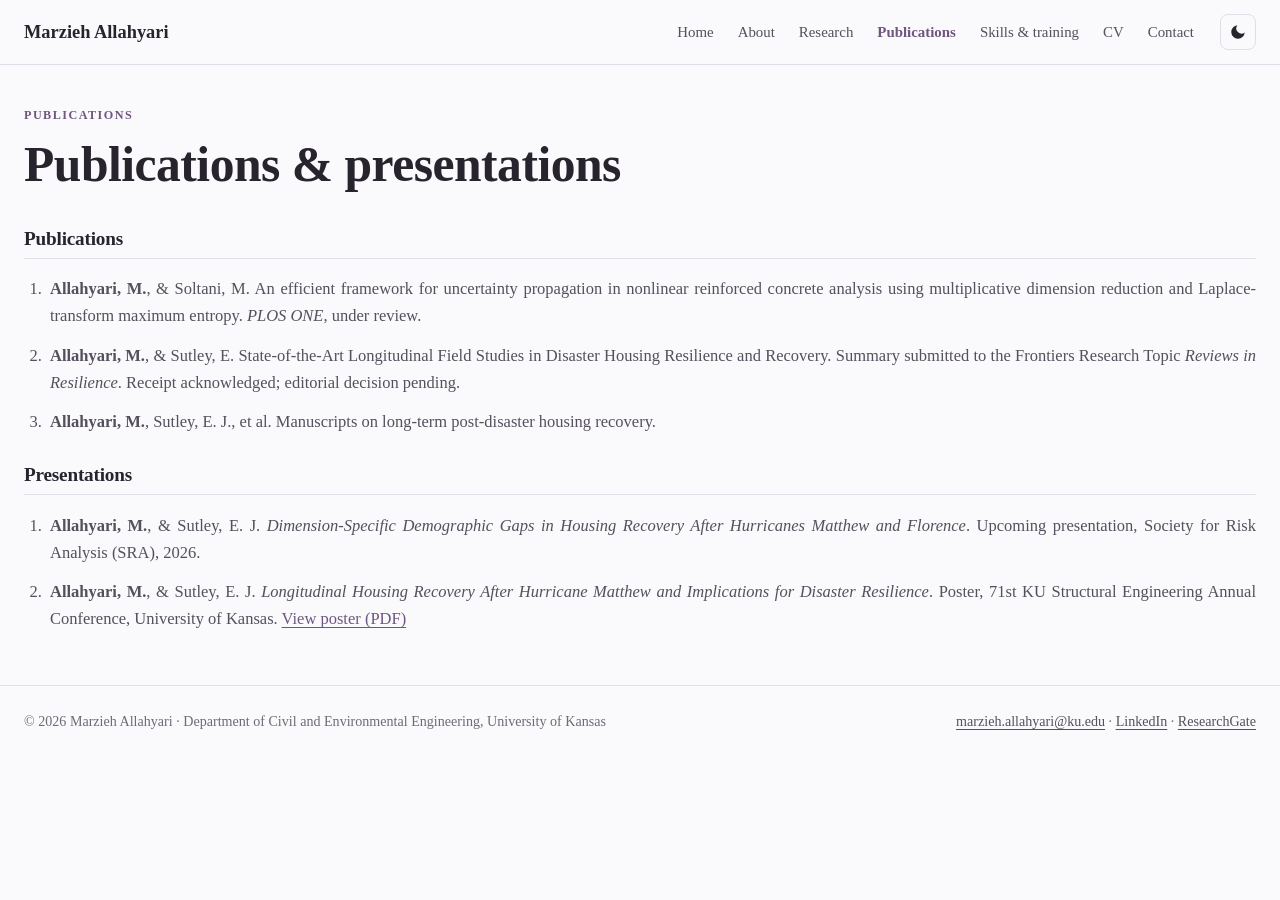
<file: docs/publications.html>
<!doctype html>
<html lang="en">
<head>
<meta charset="utf-8">
<meta name="viewport" content="width=device-width, initial-scale=1">
<title>Publications | Marzieh Allahyari</title>
<meta name="description" content="Marzieh Allahyari is a civil engineering Ph.D. researcher at the University of Kansas who studies long-term disaster recovery and how artificial intelligence can help understand it responsibly.">
<link rel="canonical" href="https://marzyy-mr96.github.io/publications.html">
<meta property="og:image" content="https://marzyy-mr96.github.io/assets/img/portrait.jpg">
<meta property="og:url" content="https://marzyy-mr96.github.io/publications.html">
<meta property="og:site_name" content="Marzieh Allahyari">
<meta property="og:type" content="website">
<meta property="og:title" content="Publications | Marzieh Allahyari">
<meta property="og:description" content="Marzieh Allahyari is a civil engineering Ph.D. researcher at the University of Kansas who studies long-term disaster recovery and how artificial intelligence can help understand it responsibly.">
<meta name="color-scheme" content="light dark">
<link rel="icon" href="assets/img/favicon.svg" type="image/svg+xml">
<link rel="stylesheet" href="assets/css/style.css">
<script>document.documentElement.classList.add('js');try{var t=localStorage.getItem('theme');if(t)document.documentElement.dataset.theme=t;}catch(e){}</script>
<script type="application/ld+json">{"@context": "https://schema.org", "@type": "Person", "name": "Marzieh Allahyari", "jobTitle": "Ph.D. Student, Civil Engineering", "affiliation": {"@type": "CollegeOrUniversity", "name": "University of Kansas"}, "email": "mailto:marzieh.allahyari@ku.edu", "sameAs": ["https://www.linkedin.com/in/marzieh-allahyari-564526149", "https://www.researchgate.net/profile/Marzieh-Allahyari-2"], "@id": "https://marzyy-mr96.github.io/#person", "url": "https://marzyy-mr96.github.io/", "image": "https://marzyy-mr96.github.io/assets/img/portrait.jpg"}</script>
</head>
<body>
<a class="skip" href="#main">Skip to content</a>
<header class="site-header">
  <div class="wrap header-inner">
    <a class="brand" href="index.html">Marzieh Allahyari</a>
    <button class="nav-toggle" aria-expanded="false" aria-controls="site-nav">Menu</button>
    <nav id="site-nav" aria-label="Main"><ul><li><a href="index.html">Home</a></li><li><a href="about.html">About</a></li><li><a href="research.html">Research</a></li><li><a href="publications.html" aria-current="page">Publications</a></li><li><a href="skills.html">Skills & training</a></li><li><a href="cv.html">CV</a></li><li><a href="contact.html">Contact</a></li></ul></nav>
    <button class="theme-toggle" type="button" aria-label="Toggle dark mode" title="Toggle dark mode">
      <svg viewBox="0 0 24 24" aria-hidden="true"><path d="M21 12.8A9 9 0 1 1 11.2 3a7 7 0 0 0 9.8 9.8z"/></svg>
    </button>
  </div>
</header>
<main id="main">
<section class="page-head wrap"><p class="eyebrow">Publications</p><h1>Publications &amp; presentations</h1></section><div class="wrap section"><section class="pub-section reveal"><h2>Publications</h2><ol class="pubs"><li><strong>Allahyari, M.</strong>, &amp; Soltani, M. An efficient framework for uncertainty propagation in nonlinear reinforced concrete analysis using multiplicative dimension reduction and Laplace-transform maximum entropy. <em>PLOS ONE</em>, under review.</li><li><strong>Allahyari, M.</strong>, &amp; Sutley, E. State-of-the-Art Longitudinal Field Studies in Disaster Housing Resilience and Recovery. Summary submitted to the Frontiers Research Topic <em>Reviews in Resilience</em>. Receipt acknowledged; editorial decision pending.</li><li><strong>Allahyari, M.</strong>, Sutley, E. J., et al. Manuscripts on long-term post-disaster housing recovery.</li></ol></section><section class="pub-section reveal"><h2>Presentations</h2><ol class="pubs"><li><strong>Allahyari, M.</strong>, &amp; Sutley, E. J. <em>Dimension-Specific Demographic Gaps in Housing Recovery After Hurricanes Matthew and Florence</em>. Upcoming presentation, Society for Risk Analysis (SRA), 2026.</li><li><strong>Allahyari, M.</strong>, &amp; Sutley, E. J. <em>Longitudinal Housing Recovery After Hurricane Matthew and Implications for Disaster Resilience</em>. Poster, 71st KU Structural Engineering Annual Conference, University of Kansas. <a href="files/Marzieh_Allahyari_Housing_Recovery_Poster.pdf" rel="noopener" target="_blank">View poster (PDF)</a></li></ol></section></div>
</main>
<footer class="site-footer">
  <div class="wrap footer-inner">
    <p>© 2026 Marzieh Allahyari · Department of Civil and Environmental Engineering, University of Kansas</p>
    <p class="footer-links"><a href="mailto:marzieh.allahyari@ku.edu">marzieh.allahyari@ku.edu</a> · <a href="https://www.linkedin.com/in/marzieh-allahyari-564526149" rel="noopener" target="_blank">LinkedIn</a> · <a href="https://www.researchgate.net/profile/Marzieh-Allahyari-2" rel="noopener" target="_blank">ResearchGate</a></p>
  </div>
</footer>
<script src="assets/js/main.js" defer></script>

</body>
</html>
</file>
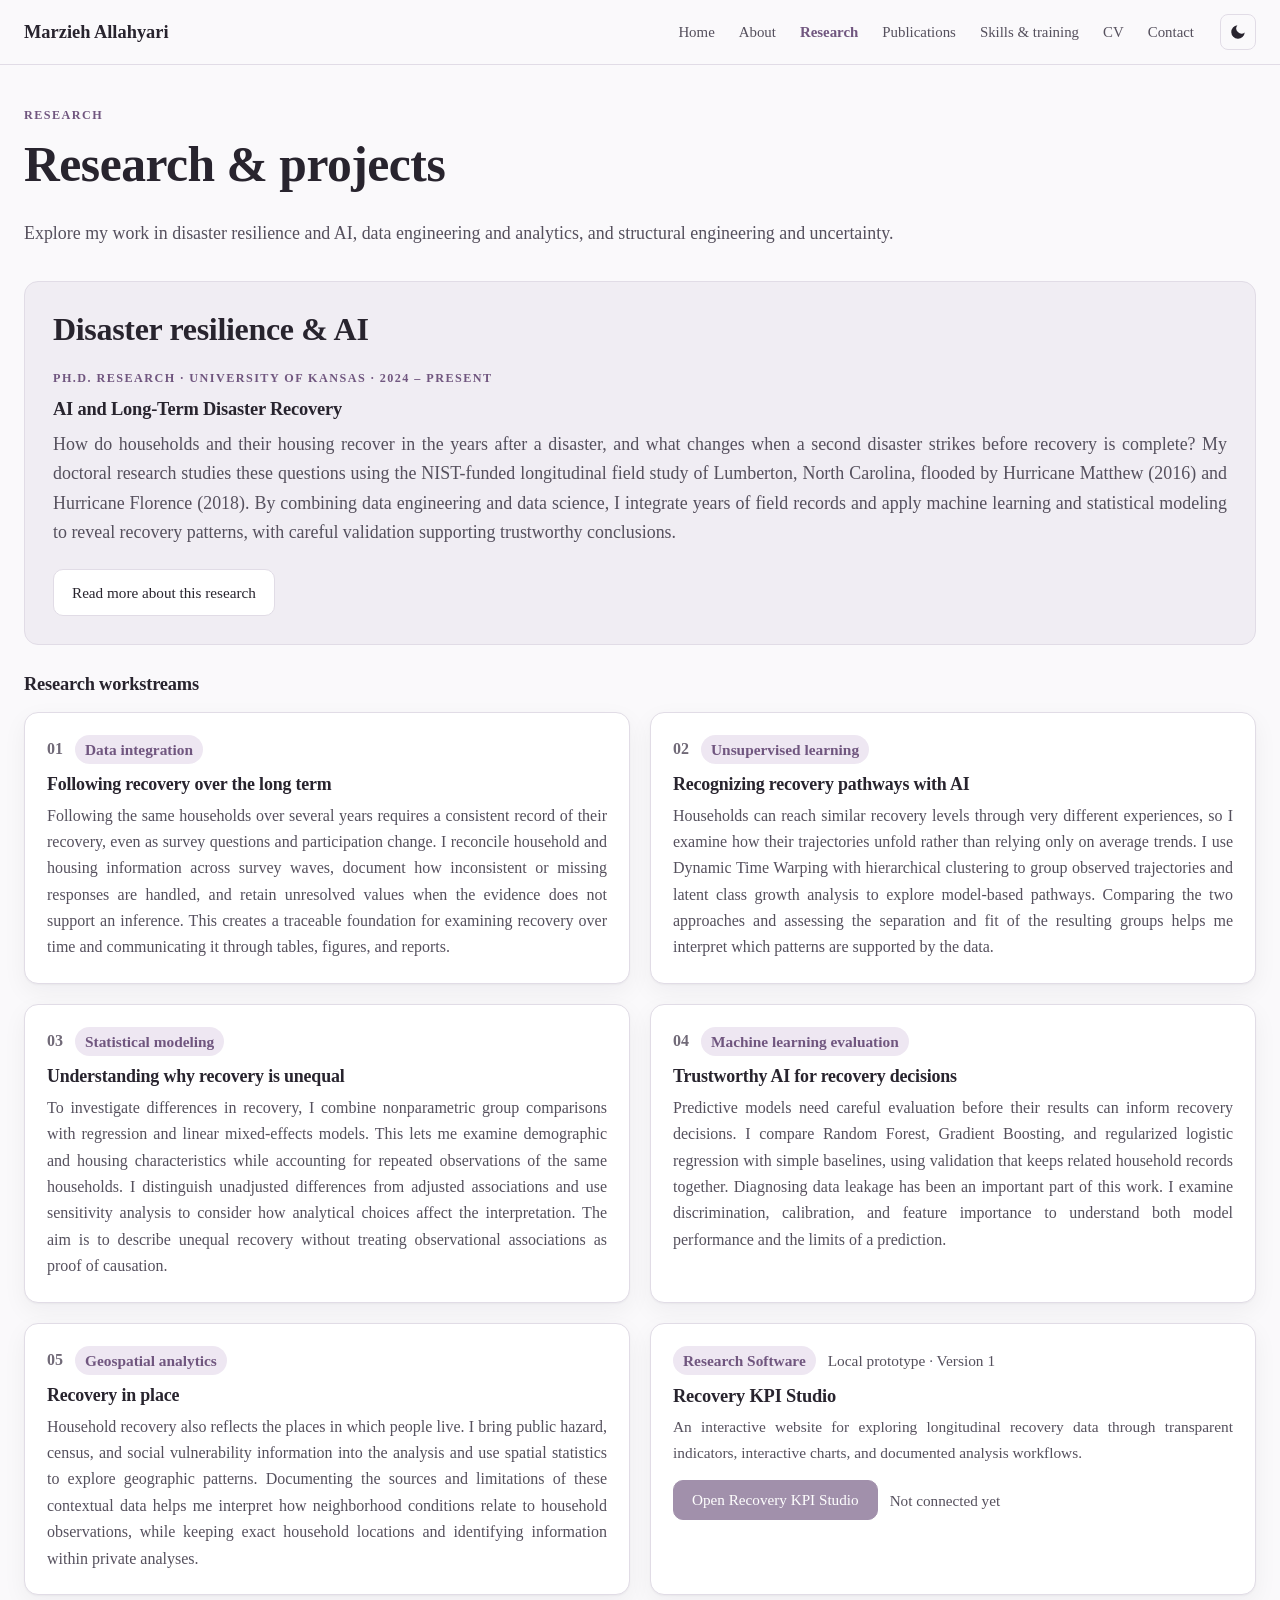
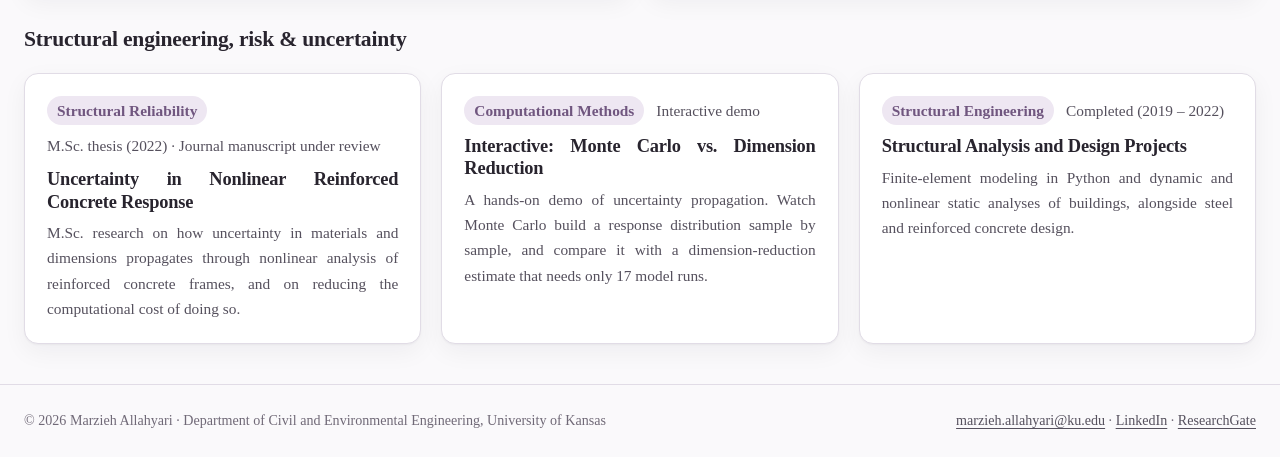
<file: docs/research.html>
<!doctype html>
<html lang="en">
<head>
<meta charset="utf-8">
<meta name="viewport" content="width=device-width, initial-scale=1">
<title>Research | Marzieh Allahyari</title>
<meta name="description" content="Marzieh Allahyari is a civil engineering Ph.D. researcher at the University of Kansas who studies long-term disaster recovery and how artificial intelligence can help understand it responsibly.">
<link rel="canonical" href="https://marzyy-mr96.github.io/research.html">
<meta property="og:image" content="https://marzyy-mr96.github.io/assets/img/portrait.jpg">
<meta property="og:url" content="https://marzyy-mr96.github.io/research.html">
<meta property="og:site_name" content="Marzieh Allahyari">
<meta property="og:type" content="website">
<meta property="og:title" content="Research | Marzieh Allahyari">
<meta property="og:description" content="Marzieh Allahyari is a civil engineering Ph.D. researcher at the University of Kansas who studies long-term disaster recovery and how artificial intelligence can help understand it responsibly.">
<meta name="color-scheme" content="light dark">
<link rel="icon" href="assets/img/favicon.svg" type="image/svg+xml">
<link rel="stylesheet" href="assets/css/style.css">
<script>document.documentElement.classList.add('js');try{var t=localStorage.getItem('theme');if(t)document.documentElement.dataset.theme=t;}catch(e){}</script>
<script type="application/ld+json">{"@context": "https://schema.org", "@type": "Person", "name": "Marzieh Allahyari", "jobTitle": "Ph.D. Student, Civil Engineering", "affiliation": {"@type": "CollegeOrUniversity", "name": "University of Kansas"}, "email": "mailto:marzieh.allahyari@ku.edu", "sameAs": ["https://www.linkedin.com/in/marzieh-allahyari-564526149", "https://www.researchgate.net/profile/Marzieh-Allahyari-2"], "@id": "https://marzyy-mr96.github.io/#person", "url": "https://marzyy-mr96.github.io/", "image": "https://marzyy-mr96.github.io/assets/img/portrait.jpg"}</script>
</head>
<body>
<a class="skip" href="#main">Skip to content</a>
<header class="site-header">
  <div class="wrap header-inner">
    <a class="brand" href="index.html">Marzieh Allahyari</a>
    <button class="nav-toggle" aria-expanded="false" aria-controls="site-nav">Menu</button>
    <nav id="site-nav" aria-label="Main"><ul><li><a href="index.html">Home</a></li><li><a href="about.html">About</a></li><li><a href="research.html" aria-current="page">Research</a></li><li><a href="publications.html">Publications</a></li><li><a href="skills.html">Skills & training</a></li><li><a href="cv.html">CV</a></li><li><a href="contact.html">Contact</a></li></ul></nav>
    <button class="theme-toggle" type="button" aria-label="Toggle dark mode" title="Toggle dark mode">
      <svg viewBox="0 0 24 24" aria-hidden="true"><path d="M21 12.8A9 9 0 1 1 11.2 3a7 7 0 0 0 9.8 9.8z"/></svg>
    </button>
  </div>
</header>
<main id="main">
<section class="page-head wrap page-head-wide"><p class="eyebrow">Research</p><h1>Research &amp; projects</h1><p class="lede">Explore my work in disaster resilience and AI, data engineering and analytics, and structural engineering and uncertainty.</p></section>
<section class="wrap section phd">
  <div class="phd-head">
    <h2 class="section-title">Disaster resilience &amp; AI</h2>
    <p class="eyebrow">Ph.D. research · University of Kansas · 2024 – present</p>
    <h3>AI and Long-Term Disaster Recovery</h3>
    <p class="lede">How do households and their housing recover in the years after a disaster, and what changes when a second disaster strikes before recovery is complete? My doctoral research studies these questions using the NIST-funded longitudinal field study of Lumberton, North Carolina, flooded by Hurricane Matthew (2016) and Hurricane Florence (2018). By combining data engineering and data science, I integrate years of field records and apply machine learning and statistical modeling to reveal recovery patterns, with careful validation supporting trustworthy conclusions.</p>
    <p><a class="btn" href="projects/housing-recovery.html">Read more about this research</a></p>
  </div>
  <h3 class="streams-title">Research workstreams</h3>
  <div class="grid grid-2 streams"><article class="stream card reveal">
  <p class="card-meta"><span class="stream-num">01</span><span class="tag">Data integration</span></p>
  <h3>Following recovery over the long term</h3>
  <p class="stream-narrative">Following the same households over several years requires a consistent record of their recovery, even as survey questions and participation change. I reconcile household and housing information across survey waves, document how inconsistent or missing responses are handled, and retain unresolved values when the evidence does not support an inference. This creates a traceable foundation for examining recovery over time and communicating it through tables, figures, and reports.</p>
  
</article><article class="stream card reveal">
  <p class="card-meta"><span class="stream-num">02</span><span class="tag">Unsupervised learning</span></p>
  <h3>Recognizing recovery pathways with AI</h3>
  <p class="stream-narrative">Households can reach similar recovery levels through very different experiences, so I examine how their trajectories unfold rather than relying only on average trends. I use Dynamic Time Warping with hierarchical clustering to group observed trajectories and latent class growth analysis to explore model-based pathways. Comparing the two approaches and assessing the separation and fit of the resulting groups helps me interpret which patterns are supported by the data.</p>
  
</article><article class="stream card reveal">
  <p class="card-meta"><span class="stream-num">03</span><span class="tag">Statistical modeling</span></p>
  <h3>Understanding why recovery is unequal</h3>
  <p class="stream-narrative">To investigate differences in recovery, I combine nonparametric group comparisons with regression and linear mixed-effects models. This lets me examine demographic and housing characteristics while accounting for repeated observations of the same households. I distinguish unadjusted differences from adjusted associations and use sensitivity analysis to consider how analytical choices affect the interpretation. The aim is to describe unequal recovery without treating observational associations as proof of causation.</p>
  
</article><article class="stream card reveal">
  <p class="card-meta"><span class="stream-num">04</span><span class="tag">Machine learning evaluation</span></p>
  <h3>Trustworthy AI for recovery decisions</h3>
  <p class="stream-narrative">Predictive models need careful evaluation before their results can inform recovery decisions. I compare Random Forest, Gradient Boosting, and regularized logistic regression with simple baselines, using validation that keeps related household records together. Diagnosing data leakage has been an important part of this work. I examine discrimination, calibration, and feature importance to understand both model performance and the limits of a prediction.</p>
  
</article><article class="stream card reveal">
  <p class="card-meta"><span class="stream-num">05</span><span class="tag">Geospatial analytics</span></p>
  <h3>Recovery in place</h3>
  <p class="stream-narrative">Household recovery also reflects the places in which people live. I bring public hazard, census, and social vulnerability information into the analysis and use spatial statistics to explore geographic patterns. Documenting the sources and limitations of these contextual data helps me interpret how neighborhood conditions relate to household observations, while keeping exact household locations and identifying information within private analyses.</p>
  
</article><article class="card project-card reveal" data-category="research-software">
  <p class="card-meta"><span class="tag">Research Software</span><span>Local prototype · Version 1</span></p>
  <h3><a href="projects/recovery-kpi-studio.html">Recovery KPI Studio</a></h3>
  <p>An interactive website for exploring longitudinal recovery data through transparent indicators, interactive charts, and documented analysis workflows.</p>
  <p class="kpi-access"><button class="btn btn-primary" type="button" disabled aria-describedby="kpi-access-note">Open Recovery KPI Studio</button><span id="kpi-access-note" class="kpi-access-note">Not connected yet</span></p>
</article></div>
</section>
<section class="wrap section"><h2 class="section-title">Structural engineering, risk &amp; uncertainty</h2><div class="grid grid-3"><article class="card project-card reveal" data-category="structural-reliability">
  <p class="card-meta"><span class="tag">Structural Reliability</span><span>M.Sc. thesis (2022) · Journal manuscript under review</span></p>
  <h3><a href="projects/rc-uncertainty.html">Uncertainty in Nonlinear Reinforced Concrete Response</a></h3>
  <p>M.Sc. research on how uncertainty in materials and dimensions propagates through nonlinear analysis of reinforced concrete frames, and on reducing the computational cost of doing so.</p>
  
</article><article class="card project-card reveal" data-category="computational-methods">
  <p class="card-meta"><span class="tag">Computational Methods</span><span>Interactive demo</span></p>
  <h3><a href="projects/uncertainty-demo.html">Interactive: Monte Carlo vs. Dimension Reduction</a></h3>
  <p>A hands-on demo of uncertainty propagation. Watch Monte Carlo build a response distribution sample by sample, and compare it with a dimension-reduction estimate that needs only 17 model runs.</p>
  
</article><article class="card project-card reveal" data-category="structural-engineering">
  <p class="card-meta"><span class="tag">Structural Engineering</span><span>Completed (2019 – 2022)</span></p>
  <h3><a href="projects/structural-projects.html">Structural Analysis and Design Projects</a></h3>
  <p>Finite-element modeling in Python and dynamic and nonlinear static analyses of buildings, alongside steel and reinforced concrete design.</p>
  
</article></div></section>
</main>
<footer class="site-footer">
  <div class="wrap footer-inner">
    <p>© 2026 Marzieh Allahyari · Department of Civil and Environmental Engineering, University of Kansas</p>
    <p class="footer-links"><a href="mailto:marzieh.allahyari@ku.edu">marzieh.allahyari@ku.edu</a> · <a href="https://www.linkedin.com/in/marzieh-allahyari-564526149" rel="noopener" target="_blank">LinkedIn</a> · <a href="https://www.researchgate.net/profile/Marzieh-Allahyari-2" rel="noopener" target="_blank">ResearchGate</a></p>
  </div>
</footer>
<script src="assets/js/main.js" defer></script>

</body>
</html>
</file>
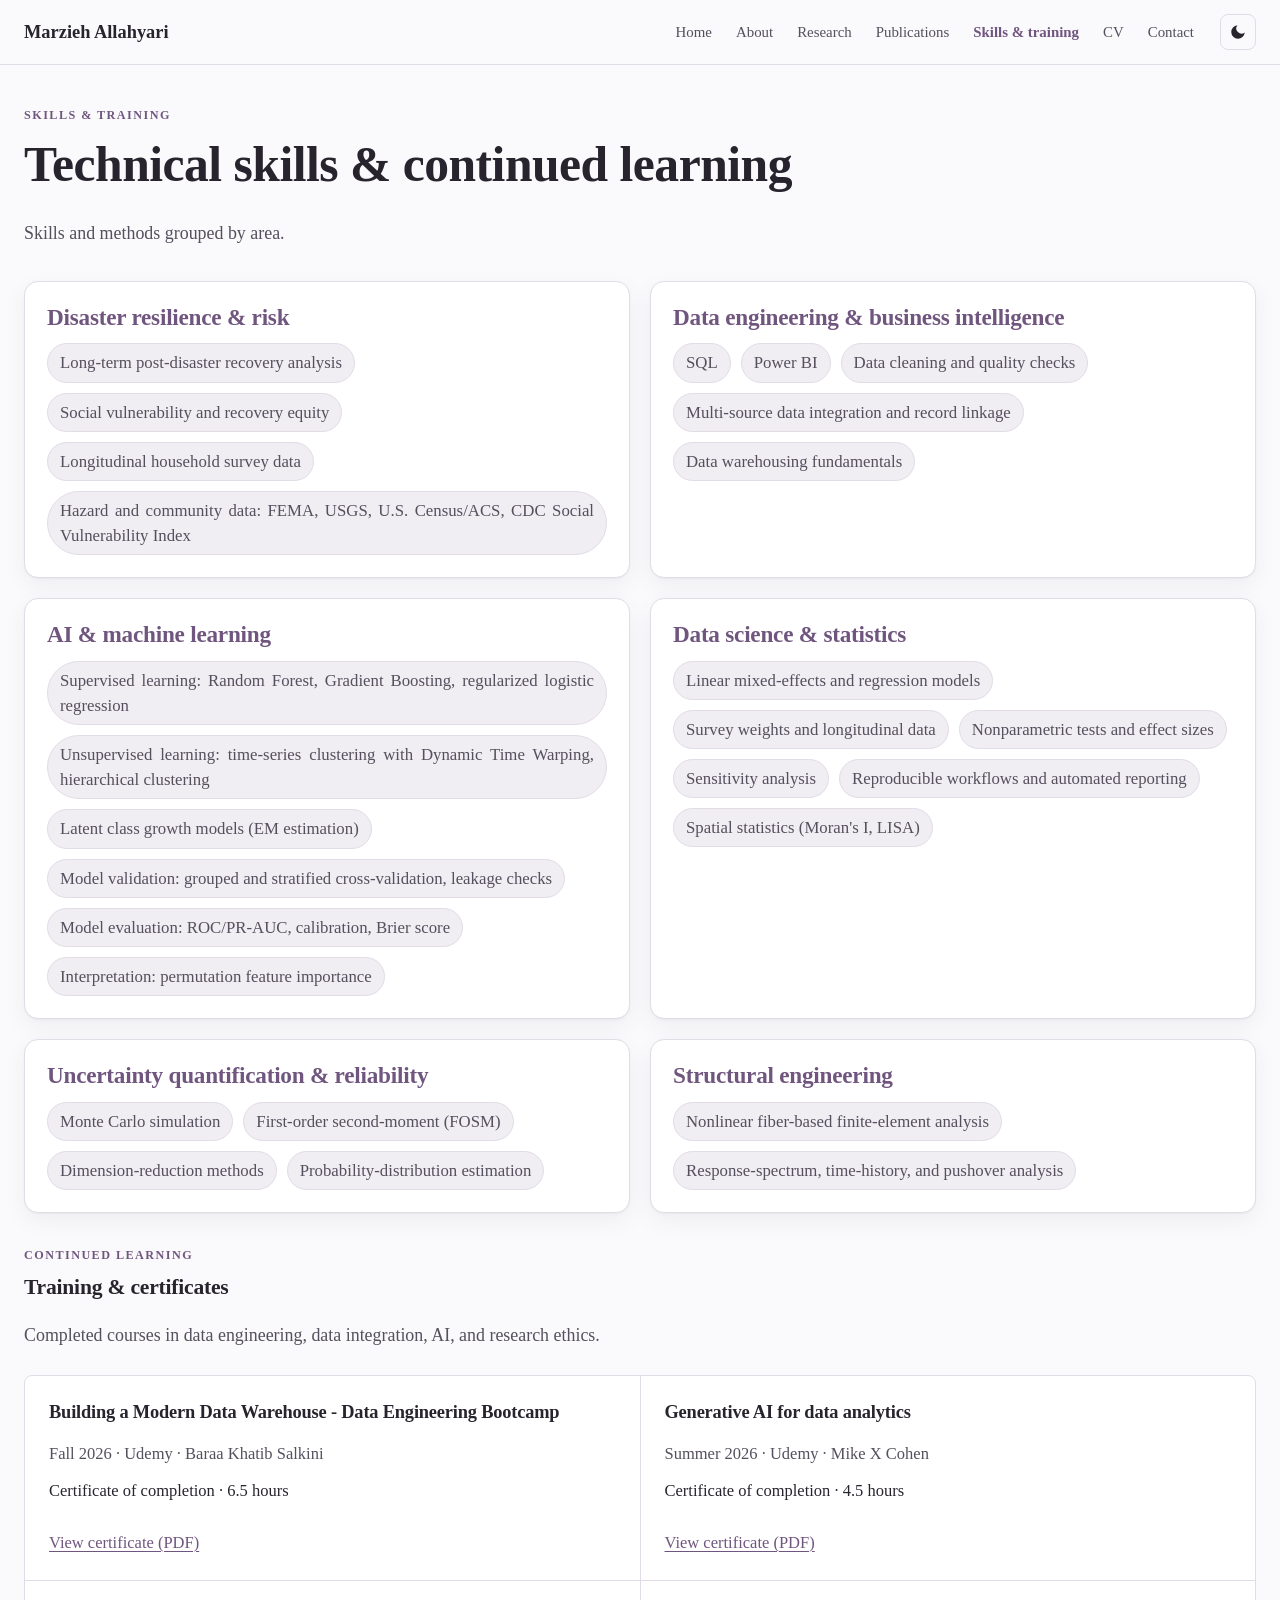
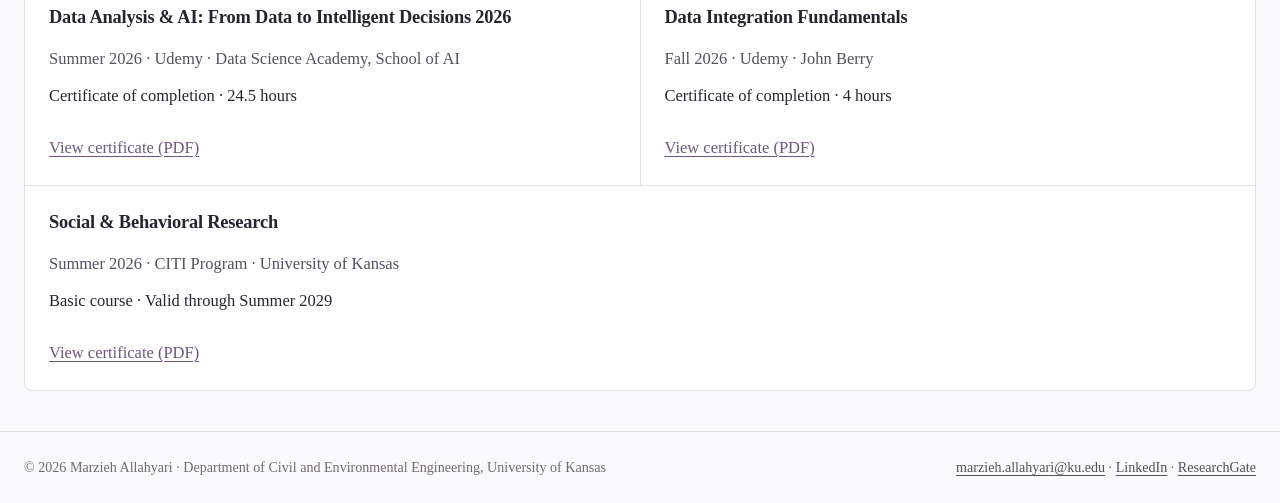
<file: docs/skills.html>
<!doctype html>
<html lang="en">
<head>
<meta charset="utf-8">
<meta name="viewport" content="width=device-width, initial-scale=1">
<title>Skills | Marzieh Allahyari</title>
<meta name="description" content="Marzieh Allahyari is a civil engineering Ph.D. researcher at the University of Kansas who studies long-term disaster recovery and how artificial intelligence can help understand it responsibly.">
<link rel="canonical" href="https://marzyy-mr96.github.io/skills.html">
<meta property="og:image" content="https://marzyy-mr96.github.io/assets/img/portrait.jpg">
<meta property="og:url" content="https://marzyy-mr96.github.io/skills.html">
<meta property="og:site_name" content="Marzieh Allahyari">
<meta property="og:type" content="website">
<meta property="og:title" content="Skills | Marzieh Allahyari">
<meta property="og:description" content="Marzieh Allahyari is a civil engineering Ph.D. researcher at the University of Kansas who studies long-term disaster recovery and how artificial intelligence can help understand it responsibly.">
<meta name="color-scheme" content="light dark">
<link rel="icon" href="assets/img/favicon.svg" type="image/svg+xml">
<link rel="stylesheet" href="assets/css/style.css">
<script>document.documentElement.classList.add('js');try{var t=localStorage.getItem('theme');if(t)document.documentElement.dataset.theme=t;}catch(e){}</script>
<script type="application/ld+json">{"@context": "https://schema.org", "@type": "Person", "name": "Marzieh Allahyari", "jobTitle": "Ph.D. Student, Civil Engineering", "affiliation": {"@type": "CollegeOrUniversity", "name": "University of Kansas"}, "email": "mailto:marzieh.allahyari@ku.edu", "sameAs": ["https://www.linkedin.com/in/marzieh-allahyari-564526149", "https://www.researchgate.net/profile/Marzieh-Allahyari-2"], "@id": "https://marzyy-mr96.github.io/#person", "url": "https://marzyy-mr96.github.io/", "image": "https://marzyy-mr96.github.io/assets/img/portrait.jpg"}</script>
</head>
<body>
<a class="skip" href="#main">Skip to content</a>
<header class="site-header">
  <div class="wrap header-inner">
    <a class="brand" href="index.html">Marzieh Allahyari</a>
    <button class="nav-toggle" aria-expanded="false" aria-controls="site-nav">Menu</button>
    <nav id="site-nav" aria-label="Main"><ul><li><a href="index.html">Home</a></li><li><a href="about.html">About</a></li><li><a href="research.html">Research</a></li><li><a href="publications.html">Publications</a></li><li><a href="skills.html" aria-current="page">Skills & training</a></li><li><a href="cv.html">CV</a></li><li><a href="contact.html">Contact</a></li></ul></nav>
    <button class="theme-toggle" type="button" aria-label="Toggle dark mode" title="Toggle dark mode">
      <svg viewBox="0 0 24 24" aria-hidden="true"><path d="M21 12.8A9 9 0 1 1 11.2 3a7 7 0 0 0 9.8 9.8z"/></svg>
    </button>
  </div>
</header>
<main id="main">
<section class="page-head wrap page-head-wide"><p class="eyebrow">Skills &amp; training</p><h1>Technical skills &amp; continued learning</h1><p class="lede">Skills and methods grouped by area.</p></section><section class="wrap section grid grid-2 skills-grid"><article class="card reveal"><h2>Disaster resilience &amp; risk</h2><ul class="chips"><li>Long-term post-disaster recovery analysis</li><li>Social vulnerability and recovery equity</li><li>Longitudinal household survey data</li><li>Hazard and community data: FEMA, USGS, U.S. Census/ACS, CDC Social Vulnerability Index</li></ul></article><article class="card reveal"><h2>Data engineering &amp; business intelligence</h2><ul class="chips"><li>SQL</li><li>Power BI</li><li>Data cleaning and quality checks</li><li>Multi-source data integration and record linkage</li><li>Data warehousing fundamentals</li></ul></article><article class="card reveal"><h2>AI &amp; machine learning</h2><ul class="chips"><li>Supervised learning: Random Forest, Gradient Boosting, regularized logistic regression</li><li>Unsupervised learning: time-series clustering with Dynamic Time Warping, hierarchical clustering</li><li>Latent class growth models (EM estimation)</li><li>Model validation: grouped and stratified cross-validation, leakage checks</li><li>Model evaluation: ROC/PR-AUC, calibration, Brier score</li><li>Interpretation: permutation feature importance</li></ul></article><article class="card reveal"><h2>Data science &amp; statistics</h2><ul class="chips"><li>Linear mixed-effects and regression models</li><li>Survey weights and longitudinal data</li><li>Nonparametric tests and effect sizes</li><li>Sensitivity analysis</li><li>Reproducible workflows and automated reporting</li><li>Spatial statistics (Moran&#x27;s I, LISA)</li></ul></article><article class="card reveal"><h2>Uncertainty quantification &amp; reliability</h2><ul class="chips"><li>Monte Carlo simulation</li><li>First-order second-moment (FOSM)</li><li>Dimension-reduction methods</li><li>Probability-distribution estimation</li></ul></article><article class="card reveal"><h2>Structural engineering</h2><ul class="chips"><li>Nonlinear fiber-based finite-element analysis</li><li>Response-spectrum, time-history, and pushover analysis</li></ul></article></section><section class="wrap section" id="training"><p class="eyebrow">Continued learning</p><h2 class="section-title">Training &amp; certificates</h2><p class="lede">Completed courses in data engineering, data integration, AI, and research ethics.</p><div class="certificate-grid"><article class="certificate-cell"><h3>Building a Modern Data Warehouse - Data Engineering Bootcamp</h3><p class="certificate-meta">Fall 2026 · Udemy · Baraa Khatib Salkini</p><p>Certificate of completion · 6.5 hours</p><a href="files/certificates/build a modern data warehouse- data engineering.pdf" target="_blank" rel="noopener">View certificate (PDF)<span class="sr-only">: Building a Modern Data Warehouse - Data Engineering Bootcamp</span></a></article><article class="certificate-cell"><h3>Generative AI for data analytics</h3><p class="certificate-meta">Summer 2026 · Udemy · Mike X Cohen</p><p>Certificate of completion · 4.5 hours</p><a href="files/certificates/AI-1_Certification.pdf" target="_blank" rel="noopener">View certificate (PDF)<span class="sr-only">: Generative AI for data analytics</span></a></article><article class="certificate-cell"><h3>Data Analysis &amp; AI: From Data to Intelligent Decisions 2026</h3><p class="certificate-meta">Summer 2026 · Udemy · Data Science Academy, School of AI</p><p>Certificate of completion · 24.5 hours</p><a href="files/certificates/AI-2_certifica.pdf" target="_blank" rel="noopener">View certificate (PDF)<span class="sr-only">: Data Analysis &amp; AI: From Data to Intelligent Decisions 2026</span></a></article><article class="certificate-cell"><h3>Data Integration Fundamentals</h3><p class="certificate-meta">Fall 2026 · Udemy · John Berry</p><p>Certificate of completion · 4 hours</p><a href="files/certificates/Data Integration.pdf" target="_blank" rel="noopener">View certificate (PDF)<span class="sr-only">: Data Integration Fundamentals</span></a></article><article class="certificate-cell"><h3>Social &amp; Behavioral Research</h3><p class="certificate-meta">Summer 2026 · CITI Program · University of Kansas</p><p>Basic course · Valid through Summer 2029</p><a href="files/certificates/Marzieh_Allahyari_CITI_Certificate.pdf" target="_blank" rel="noopener">View certificate (PDF)<span class="sr-only">: Social &amp; Behavioral Research</span></a></article></div></section>
</main>
<footer class="site-footer">
  <div class="wrap footer-inner">
    <p>© 2026 Marzieh Allahyari · Department of Civil and Environmental Engineering, University of Kansas</p>
    <p class="footer-links"><a href="mailto:marzieh.allahyari@ku.edu">marzieh.allahyari@ku.edu</a> · <a href="https://www.linkedin.com/in/marzieh-allahyari-564526149" rel="noopener" target="_blank">LinkedIn</a> · <a href="https://www.researchgate.net/profile/Marzieh-Allahyari-2" rel="noopener" target="_blank">ResearchGate</a></p>
  </div>
</footer>
<script src="assets/js/main.js" defer></script>

</body>
</html>
</file>
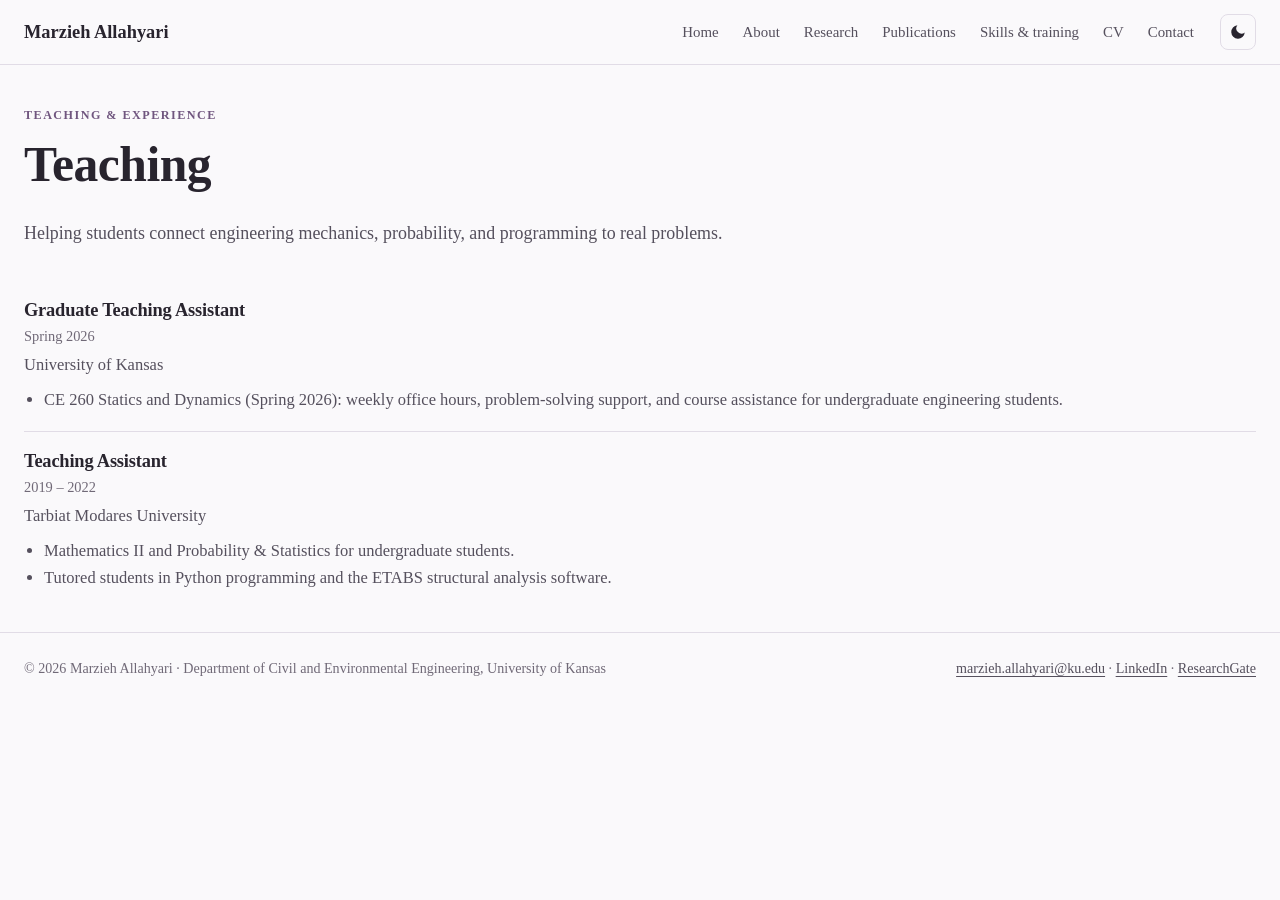
<file: docs/teaching.html>
<!doctype html>
<html lang="en">
<head>
<meta charset="utf-8">
<meta name="viewport" content="width=device-width, initial-scale=1">
<title>Teaching | Marzieh Allahyari</title>
<meta name="description" content="Marzieh Allahyari is a civil engineering Ph.D. researcher at the University of Kansas who studies long-term disaster recovery and how artificial intelligence can help understand it responsibly.">
<link rel="canonical" href="https://marzyy-mr96.github.io/teaching.html">
<meta property="og:image" content="https://marzyy-mr96.github.io/assets/img/portrait.jpg">
<meta property="og:url" content="https://marzyy-mr96.github.io/teaching.html">
<meta property="og:site_name" content="Marzieh Allahyari">
<meta property="og:type" content="website">
<meta property="og:title" content="Teaching | Marzieh Allahyari">
<meta property="og:description" content="Marzieh Allahyari is a civil engineering Ph.D. researcher at the University of Kansas who studies long-term disaster recovery and how artificial intelligence can help understand it responsibly.">
<meta name="color-scheme" content="light dark">
<link rel="icon" href="assets/img/favicon.svg" type="image/svg+xml">
<link rel="stylesheet" href="assets/css/style.css">
<script>document.documentElement.classList.add('js');try{var t=localStorage.getItem('theme');if(t)document.documentElement.dataset.theme=t;}catch(e){}</script>
<script type="application/ld+json">{"@context": "https://schema.org", "@type": "Person", "name": "Marzieh Allahyari", "jobTitle": "Ph.D. Student, Civil Engineering", "affiliation": {"@type": "CollegeOrUniversity", "name": "University of Kansas"}, "email": "mailto:marzieh.allahyari@ku.edu", "sameAs": ["https://www.linkedin.com/in/marzieh-allahyari-564526149", "https://www.researchgate.net/profile/Marzieh-Allahyari-2"], "@id": "https://marzyy-mr96.github.io/#person", "url": "https://marzyy-mr96.github.io/", "image": "https://marzyy-mr96.github.io/assets/img/portrait.jpg"}</script>
</head>
<body>
<a class="skip" href="#main">Skip to content</a>
<header class="site-header">
  <div class="wrap header-inner">
    <a class="brand" href="index.html">Marzieh Allahyari</a>
    <button class="nav-toggle" aria-expanded="false" aria-controls="site-nav">Menu</button>
    <nav id="site-nav" aria-label="Main"><ul><li><a href="index.html">Home</a></li><li><a href="about.html">About</a></li><li><a href="research.html">Research</a></li><li><a href="publications.html">Publications</a></li><li><a href="skills.html">Skills & training</a></li><li><a href="cv.html">CV</a></li><li><a href="contact.html">Contact</a></li></ul></nav>
    <button class="theme-toggle" type="button" aria-label="Toggle dark mode" title="Toggle dark mode">
      <svg viewBox="0 0 24 24" aria-hidden="true"><path d="M21 12.8A9 9 0 1 1 11.2 3a7 7 0 0 0 9.8 9.8z"/></svg>
    </button>
  </div>
</header>
<main id="main">
<section class="page-head wrap"><p class="eyebrow">Teaching &amp; experience</p><h1>Teaching</h1><p class="lede">Helping students connect engineering mechanics, probability, and programming to real problems.</p></section><section class="wrap section teaching-list"><article class="entry reveal"><div class="entry-head"><h3>Graduate Teaching Assistant</h3><span class="years">Spring 2026</span></div><p class="entry-org">University of Kansas</p><ul><li>CE 260 Statics and Dynamics (Spring 2026): weekly office hours, problem-solving support, and course assistance for undergraduate engineering students.</li></ul></article>
<article class="entry reveal"><div class="entry-head"><h3>Teaching Assistant</h3><span class="years">2019 – 2022</span></div><p class="entry-org">Tarbiat Modares University</p><ul><li>Mathematics II and Probability &amp; Statistics for undergraduate students.</li><li>Tutored students in Python programming and the ETABS structural analysis software.</li></ul></article></section>
</main>
<footer class="site-footer">
  <div class="wrap footer-inner">
    <p>© 2026 Marzieh Allahyari · Department of Civil and Environmental Engineering, University of Kansas</p>
    <p class="footer-links"><a href="mailto:marzieh.allahyari@ku.edu">marzieh.allahyari@ku.edu</a> · <a href="https://www.linkedin.com/in/marzieh-allahyari-564526149" rel="noopener" target="_blank">LinkedIn</a> · <a href="https://www.researchgate.net/profile/Marzieh-Allahyari-2" rel="noopener" target="_blank">ResearchGate</a></p>
  </div>
</footer>
<script src="assets/js/main.js" defer></script>

</body>
</html>
</file>
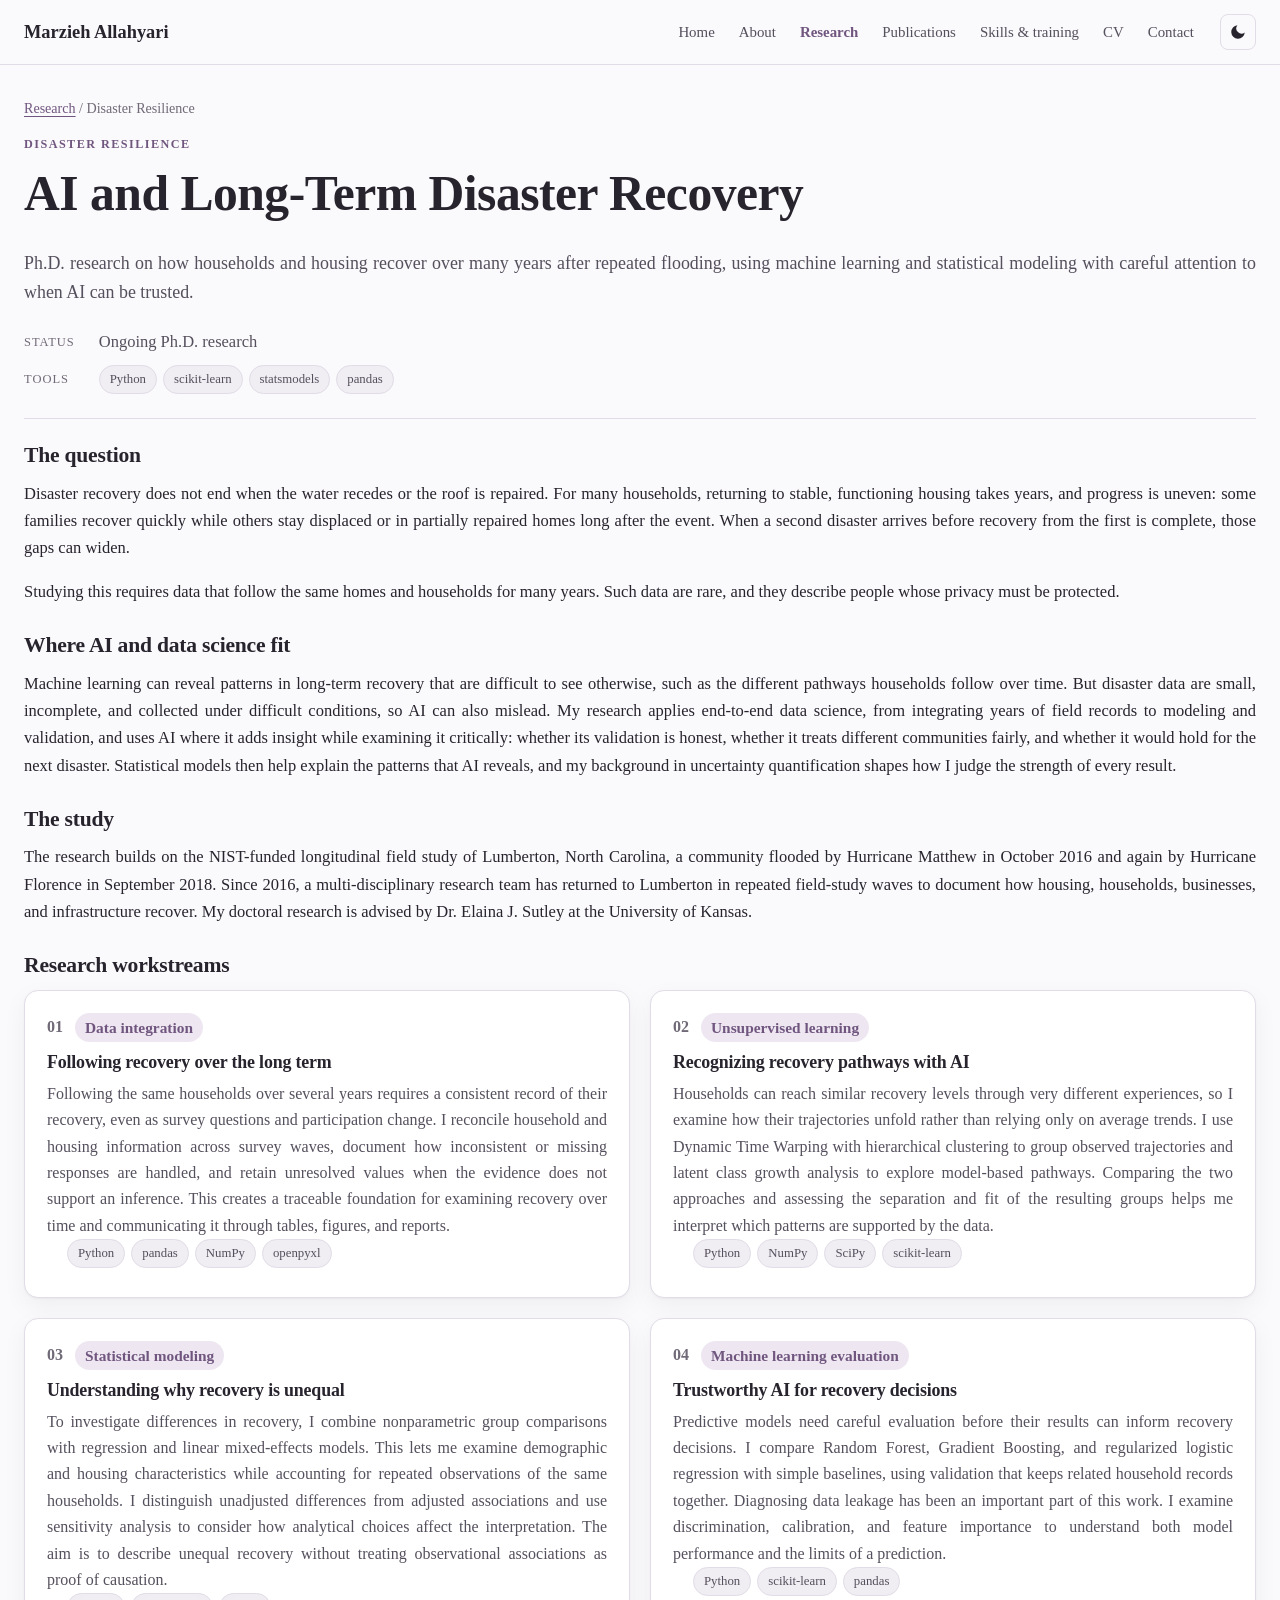
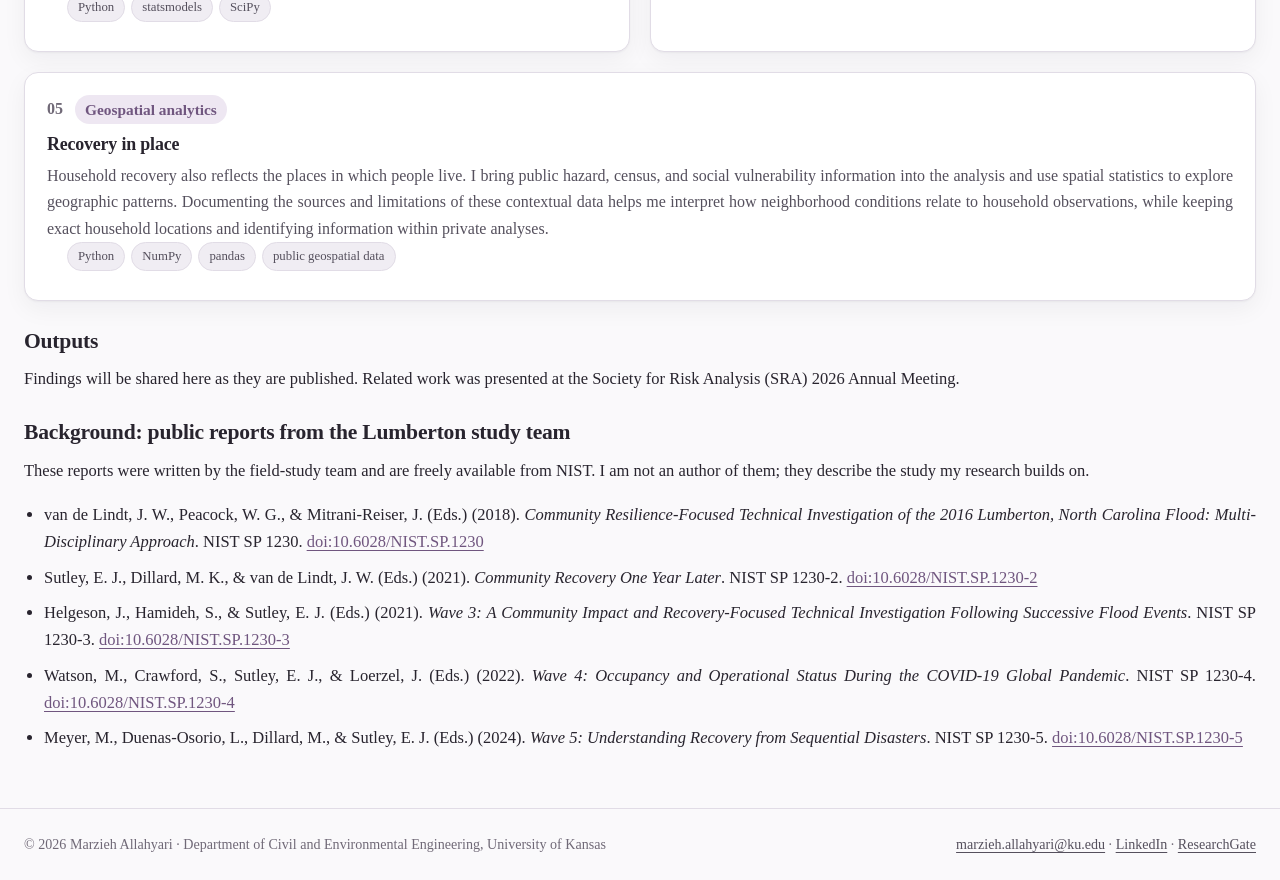
<file: docs/projects/housing-recovery.html>
<!doctype html>
<html lang="en">
<head>
<meta charset="utf-8">
<meta name="viewport" content="width=device-width, initial-scale=1">
<title>AI and Long-Term Disaster Recovery | Marzieh Allahyari</title>
<meta name="description" content="Ph.D. research on how households and housing recover over many years after repeated flooding, using machine learning and statistical modeling with careful attention to when AI can be trusted.">
<link rel="canonical" href="https://marzyy-mr96.github.io/projects/housing-recovery.html">
<meta property="og:image" content="https://marzyy-mr96.github.io/assets/img/portrait.jpg">
<meta property="og:url" content="https://marzyy-mr96.github.io/projects/housing-recovery.html">
<meta property="og:site_name" content="Marzieh Allahyari">
<meta property="og:type" content="website">
<meta property="og:title" content="AI and Long-Term Disaster Recovery | Marzieh Allahyari">
<meta property="og:description" content="Ph.D. research on how households and housing recover over many years after repeated flooding, using machine learning and statistical modeling with careful attention to when AI can be trusted.">
<meta name="color-scheme" content="light dark">
<link rel="icon" href="../assets/img/favicon.svg" type="image/svg+xml">
<link rel="stylesheet" href="../assets/css/style.css">
<script>document.documentElement.classList.add('js');try{var t=localStorage.getItem('theme');if(t)document.documentElement.dataset.theme=t;}catch(e){}</script>
<script type="application/ld+json">{"@context": "https://schema.org", "@type": "Person", "name": "Marzieh Allahyari", "jobTitle": "Ph.D. Student, Civil Engineering", "affiliation": {"@type": "CollegeOrUniversity", "name": "University of Kansas"}, "email": "mailto:marzieh.allahyari@ku.edu", "sameAs": ["https://www.linkedin.com/in/marzieh-allahyari-564526149", "https://www.researchgate.net/profile/Marzieh-Allahyari-2"], "@id": "https://marzyy-mr96.github.io/#person", "url": "https://marzyy-mr96.github.io/", "image": "https://marzyy-mr96.github.io/assets/img/portrait.jpg"}</script>
</head>
<body>
<a class="skip" href="#main">Skip to content</a>
<header class="site-header">
  <div class="wrap header-inner">
    <a class="brand" href="../index.html">Marzieh Allahyari</a>
    <button class="nav-toggle" aria-expanded="false" aria-controls="site-nav">Menu</button>
    <nav id="site-nav" aria-label="Main"><ul><li><a href="../index.html">Home</a></li><li><a href="../about.html">About</a></li><li><a href="../research.html" aria-current="page">Research</a></li><li><a href="../publications.html">Publications</a></li><li><a href="../skills.html">Skills & training</a></li><li><a href="../cv.html">CV</a></li><li><a href="../contact.html">Contact</a></li></ul></nav>
    <button class="theme-toggle" type="button" aria-label="Toggle dark mode" title="Toggle dark mode">
      <svg viewBox="0 0 24 24" aria-hidden="true"><path d="M21 12.8A9 9 0 1 1 11.2 3a7 7 0 0 0 9.8 9.8z"/></svg>
    </button>
  </div>
</header>
<main id="main">

<article class="wrap project">
  <p class="crumbs"><a href="../research.html">Research</a> / Disaster Resilience</p>
  <header class="project-head">
    <p class="eyebrow">Disaster Resilience</p>
    <h1>AI and Long-Term Disaster Recovery</h1>
    <p class="lede">Ph.D. research on how households and housing recover over many years after repeated flooding, using machine learning and statistical modeling with careful attention to when AI can be trusted.</p>
    
    <dl class="facts"><div><dt>Status</dt><dd>Ongoing Ph.D. research</dd></div><div><dt>Tools</dt><dd><ul class="chips"><li>Python</li><li>scikit-learn</li><li>statsmodels</li><li>pandas</li></ul></dd></div></dl>
  </header>
  <div class="prose"><h2>The question</h2>
<p>Disaster recovery does not end when the water recedes or the roof is repaired. For many households, returning to stable, functioning housing takes years, and progress is uneven: some families recover quickly while others stay displaced or in partially repaired homes long after the event. When a second disaster arrives before recovery from the first is complete, those gaps can widen.</p>
<p>Studying this requires data that follow the same homes and households for many years. Such data are rare, and they describe people whose privacy must be protected.</p>
<h2>Where AI and data science fit</h2>
<p>Machine learning can reveal patterns in long-term recovery that are difficult to see otherwise, such as the different pathways households follow over time. But disaster data are small, incomplete, and collected under difficult conditions, so AI can also mislead. My research applies end-to-end data science, from integrating years of field records to modeling and validation, and uses AI where it adds insight while examining it critically: whether its validation is honest, whether it treats different communities fairly, and whether it would hold for the next disaster. Statistical models then help explain the patterns that AI reveals, and my background in uncertainty quantification shapes how I judge the strength of every result.</p>
<h2>The study</h2>
<p>The research builds on the NIST-funded longitudinal field study of Lumberton, North Carolina, a community flooded by Hurricane Matthew in October 2016 and again by Hurricane Florence in September 2018. Since 2016, a multi-disciplinary research team has returned to Lumberton in repeated field-study waves to document how housing, households, businesses, and infrastructure recover. My doctoral research is advised by Dr. Elaina J. Sutley at the University of Kansas.</p>
<h2>Research workstreams</h2>
<div class="grid grid-2 streams"><article class="stream card reveal">
  <p class="card-meta"><span class="stream-num">01</span><span class="tag">Data integration</span></p>
  <h3>Following recovery over the long term</h3>
  <p class="stream-narrative">Following the same households over several years requires a consistent record of their recovery, even as survey questions and participation change. I reconcile household and housing information across survey waves, document how inconsistent or missing responses are handled, and retain unresolved values when the evidence does not support an inference. This creates a traceable foundation for examining recovery over time and communicating it through tables, figures, and reports.</p>
  <ul class="chips" aria-label="Tools"><li>Python</li><li>pandas</li><li>NumPy</li><li>openpyxl</li></ul>
</article><article class="stream card reveal">
  <p class="card-meta"><span class="stream-num">02</span><span class="tag">Unsupervised learning</span></p>
  <h3>Recognizing recovery pathways with AI</h3>
  <p class="stream-narrative">Households can reach similar recovery levels through very different experiences, so I examine how their trajectories unfold rather than relying only on average trends. I use Dynamic Time Warping with hierarchical clustering to group observed trajectories and latent class growth analysis to explore model-based pathways. Comparing the two approaches and assessing the separation and fit of the resulting groups helps me interpret which patterns are supported by the data.</p>
  <ul class="chips" aria-label="Tools"><li>Python</li><li>NumPy</li><li>SciPy</li><li>scikit-learn</li></ul>
</article><article class="stream card reveal">
  <p class="card-meta"><span class="stream-num">03</span><span class="tag">Statistical modeling</span></p>
  <h3>Understanding why recovery is unequal</h3>
  <p class="stream-narrative">To investigate differences in recovery, I combine nonparametric group comparisons with regression and linear mixed-effects models. This lets me examine demographic and housing characteristics while accounting for repeated observations of the same households. I distinguish unadjusted differences from adjusted associations and use sensitivity analysis to consider how analytical choices affect the interpretation. The aim is to describe unequal recovery without treating observational associations as proof of causation.</p>
  <ul class="chips" aria-label="Tools"><li>Python</li><li>statsmodels</li><li>SciPy</li></ul>
</article><article class="stream card reveal">
  <p class="card-meta"><span class="stream-num">04</span><span class="tag">Machine learning evaluation</span></p>
  <h3>Trustworthy AI for recovery decisions</h3>
  <p class="stream-narrative">Predictive models need careful evaluation before their results can inform recovery decisions. I compare Random Forest, Gradient Boosting, and regularized logistic regression with simple baselines, using validation that keeps related household records together. Diagnosing data leakage has been an important part of this work. I examine discrimination, calibration, and feature importance to understand both model performance and the limits of a prediction.</p>
  <ul class="chips" aria-label="Tools"><li>Python</li><li>scikit-learn</li><li>pandas</li></ul>
</article><article class="stream card reveal">
  <p class="card-meta"><span class="stream-num">05</span><span class="tag">Geospatial analytics</span></p>
  <h3>Recovery in place</h3>
  <p class="stream-narrative">Household recovery also reflects the places in which people live. I bring public hazard, census, and social vulnerability information into the analysis and use spatial statistics to explore geographic patterns. Documenting the sources and limitations of these contextual data helps me interpret how neighborhood conditions relate to household observations, while keeping exact household locations and identifying information within private analyses.</p>
  <ul class="chips" aria-label="Tools"><li>Python</li><li>NumPy</li><li>pandas</li><li>public geospatial data</li></ul>
</article></div>
<h2>Outputs</h2>
<p>Findings will be shared here as they are published. Related work was presented at the Society for Risk Analysis (SRA) 2026 Annual Meeting.</p>
<h2>Background: public reports from the Lumberton study team</h2>
<p>These reports were written by the field-study team and are freely available from NIST. I am not an author of them; they describe the study my research builds on.</p>
<ul><li>van de Lindt, J. W., Peacock, W. G., &amp; Mitrani-Reiser, J. (Eds.) (2018). <em>Community Resilience-Focused Technical Investigation of the 2016 Lumberton, North Carolina Flood: Multi-Disciplinary Approach</em>. NIST SP 1230. <a href="https://doi.org/10.6028/NIST.SP.1230" rel="noopener" target="_blank">doi:10.6028/NIST.SP.1230</a></li><li>Sutley, E. J., Dillard, M. K., &amp; van de Lindt, J. W. (Eds.) (2021). <em>Community Recovery One Year Later</em>. NIST SP 1230-2. <a href="https://doi.org/10.6028/NIST.SP.1230-2" rel="noopener" target="_blank">doi:10.6028/NIST.SP.1230-2</a></li><li>Helgeson, J., Hamideh, S., &amp; Sutley, E. J. (Eds.) (2021). <em>Wave 3: A Community Impact and Recovery-Focused Technical Investigation Following Successive Flood Events</em>. NIST SP 1230-3. <a href="https://doi.org/10.6028/NIST.SP.1230-3" rel="noopener" target="_blank">doi:10.6028/NIST.SP.1230-3</a></li><li>Watson, M., Crawford, S., Sutley, E. J., &amp; Loerzel, J. (Eds.) (2022). <em>Wave 4: Occupancy and Operational Status During the COVID-19 Global Pandemic</em>. NIST SP 1230-4. <a href="https://doi.org/10.6028/NIST.SP.1230-4" rel="noopener" target="_blank">doi:10.6028/NIST.SP.1230-4</a></li><li>Meyer, M., Duenas-Osorio, L., Dillard, M., &amp; Sutley, E. J. (Eds.) (2024). <em>Wave 5: Understanding Recovery from Sequential Disasters</em>. NIST SP 1230-5. <a href="https://doi.org/10.6028/NIST.SP.1230-5" rel="noopener" target="_blank">doi:10.6028/NIST.SP.1230-5</a></li></ul></div>
</article>
</main>
<footer class="site-footer">
  <div class="wrap footer-inner">
    <p>© 2026 Marzieh Allahyari · Department of Civil and Environmental Engineering, University of Kansas</p>
    <p class="footer-links"><a href="mailto:marzieh.allahyari@ku.edu">marzieh.allahyari@ku.edu</a> · <a href="https://www.linkedin.com/in/marzieh-allahyari-564526149" rel="noopener" target="_blank">LinkedIn</a> · <a href="https://www.researchgate.net/profile/Marzieh-Allahyari-2" rel="noopener" target="_blank">ResearchGate</a></p>
  </div>
</footer>
<script src="../assets/js/main.js" defer></script>

</body>
</html>
</file>
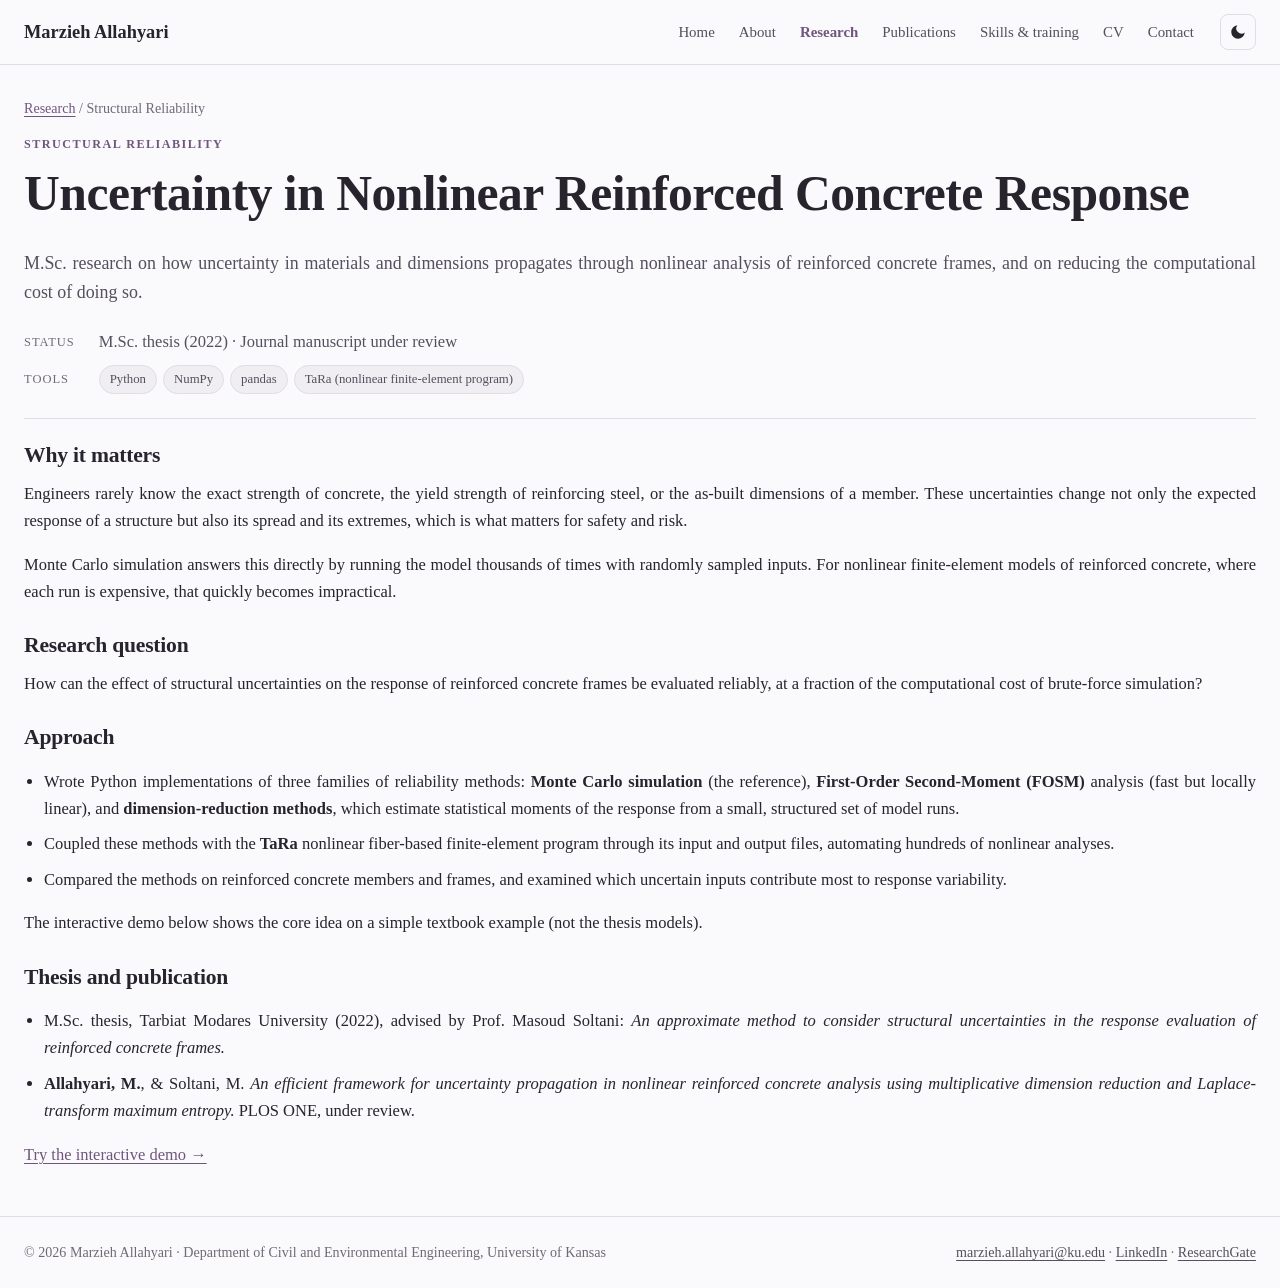
<file: docs/projects/rc-uncertainty.html>
<!doctype html>
<html lang="en">
<head>
<meta charset="utf-8">
<meta name="viewport" content="width=device-width, initial-scale=1">
<title>Uncertainty in Nonlinear Reinforced Concrete Response | Marzieh Allahyari</title>
<meta name="description" content="M.Sc. research on how uncertainty in materials and dimensions propagates through nonlinear analysis of reinforced concrete frames, and on reducing the computational cost of doing so.">
<link rel="canonical" href="https://marzyy-mr96.github.io/projects/rc-uncertainty.html">
<meta property="og:image" content="https://marzyy-mr96.github.io/assets/img/portrait.jpg">
<meta property="og:url" content="https://marzyy-mr96.github.io/projects/rc-uncertainty.html">
<meta property="og:site_name" content="Marzieh Allahyari">
<meta property="og:type" content="website">
<meta property="og:title" content="Uncertainty in Nonlinear Reinforced Concrete Response | Marzieh Allahyari">
<meta property="og:description" content="M.Sc. research on how uncertainty in materials and dimensions propagates through nonlinear analysis of reinforced concrete frames, and on reducing the computational cost of doing so.">
<meta name="color-scheme" content="light dark">
<link rel="icon" href="../assets/img/favicon.svg" type="image/svg+xml">
<link rel="stylesheet" href="../assets/css/style.css">
<script>document.documentElement.classList.add('js');try{var t=localStorage.getItem('theme');if(t)document.documentElement.dataset.theme=t;}catch(e){}</script>
<script type="application/ld+json">{"@context": "https://schema.org", "@type": "Person", "name": "Marzieh Allahyari", "jobTitle": "Ph.D. Student, Civil Engineering", "affiliation": {"@type": "CollegeOrUniversity", "name": "University of Kansas"}, "email": "mailto:marzieh.allahyari@ku.edu", "sameAs": ["https://www.linkedin.com/in/marzieh-allahyari-564526149", "https://www.researchgate.net/profile/Marzieh-Allahyari-2"], "@id": "https://marzyy-mr96.github.io/#person", "url": "https://marzyy-mr96.github.io/", "image": "https://marzyy-mr96.github.io/assets/img/portrait.jpg"}</script>
</head>
<body>
<a class="skip" href="#main">Skip to content</a>
<header class="site-header">
  <div class="wrap header-inner">
    <a class="brand" href="../index.html">Marzieh Allahyari</a>
    <button class="nav-toggle" aria-expanded="false" aria-controls="site-nav">Menu</button>
    <nav id="site-nav" aria-label="Main"><ul><li><a href="../index.html">Home</a></li><li><a href="../about.html">About</a></li><li><a href="../research.html" aria-current="page">Research</a></li><li><a href="../publications.html">Publications</a></li><li><a href="../skills.html">Skills & training</a></li><li><a href="../cv.html">CV</a></li><li><a href="../contact.html">Contact</a></li></ul></nav>
    <button class="theme-toggle" type="button" aria-label="Toggle dark mode" title="Toggle dark mode">
      <svg viewBox="0 0 24 24" aria-hidden="true"><path d="M21 12.8A9 9 0 1 1 11.2 3a7 7 0 0 0 9.8 9.8z"/></svg>
    </button>
  </div>
</header>
<main id="main">

<article class="wrap project">
  <p class="crumbs"><a href="../research.html">Research</a> / Structural Reliability</p>
  <header class="project-head">
    <p class="eyebrow">Structural Reliability</p>
    <h1>Uncertainty in Nonlinear Reinforced Concrete Response</h1>
    <p class="lede">M.Sc. research on how uncertainty in materials and dimensions propagates through nonlinear analysis of reinforced concrete frames, and on reducing the computational cost of doing so.</p>
    
    <dl class="facts"><div><dt>Status</dt><dd>M.Sc. thesis (2022) · Journal manuscript under review</dd></div><div><dt>Tools</dt><dd><ul class="chips"><li>Python</li><li>NumPy</li><li>pandas</li><li>TaRa (nonlinear finite-element program)</li></ul></dd></div></dl>
  </header>
  <div class="prose"><h2>Why it matters</h2>
<p>Engineers rarely know the exact strength of concrete, the yield strength of reinforcing steel, or the as-built dimensions of a member. These uncertainties change not only the expected response of a structure but also its spread and its extremes, which is what matters for safety and risk.</p>
<p>Monte Carlo simulation answers this directly by running the model thousands of times with randomly sampled inputs. For nonlinear finite-element models of reinforced concrete, where each run is expensive, that quickly becomes impractical.</p>
<h2>Research question</h2>
<p>How can the effect of structural uncertainties on the response of reinforced concrete frames be evaluated reliably, at a fraction of the computational cost of brute-force simulation?</p>
<h2>Approach</h2>
<ul><li>Wrote Python implementations of three families of reliability methods: <strong>Monte Carlo simulation</strong> (the reference), <strong>First-Order Second-Moment (FOSM)</strong> analysis (fast but locally linear), and <strong>dimension-reduction methods</strong>, which estimate statistical moments of the response from a small, structured set of model runs.</li><li>Coupled these methods with the <strong>TaRa</strong> nonlinear fiber-based finite-element program through its input and output files, automating hundreds of nonlinear analyses.</li><li>Compared the methods on reinforced concrete members and frames, and examined which uncertain inputs contribute most to response variability.</li></ul>
<p>The interactive demo below shows the core idea on a simple textbook example (not the thesis models).</p>
<h2>Thesis and publication</h2>
<ul><li>M.Sc. thesis, Tarbiat Modares University (2022), advised by Prof. Masoud Soltani: <em>An approximate method to consider structural uncertainties in the response evaluation of reinforced concrete frames.</em></li><li><strong>Allahyari, M.</strong>, &amp; Soltani, M. <em>An efficient framework for uncertainty propagation in nonlinear reinforced concrete analysis using multiplicative dimension reduction and Laplace-transform maximum entropy.</em> PLOS ONE, under review.</li></ul>
<p><a href="../projects/uncertainty-demo.html">Try the interactive demo →</a></p></div>
</article>
</main>
<footer class="site-footer">
  <div class="wrap footer-inner">
    <p>© 2026 Marzieh Allahyari · Department of Civil and Environmental Engineering, University of Kansas</p>
    <p class="footer-links"><a href="mailto:marzieh.allahyari@ku.edu">marzieh.allahyari@ku.edu</a> · <a href="https://www.linkedin.com/in/marzieh-allahyari-564526149" rel="noopener" target="_blank">LinkedIn</a> · <a href="https://www.researchgate.net/profile/Marzieh-Allahyari-2" rel="noopener" target="_blank">ResearchGate</a></p>
  </div>
</footer>
<script src="../assets/js/main.js" defer></script>

</body>
</html>
</file>
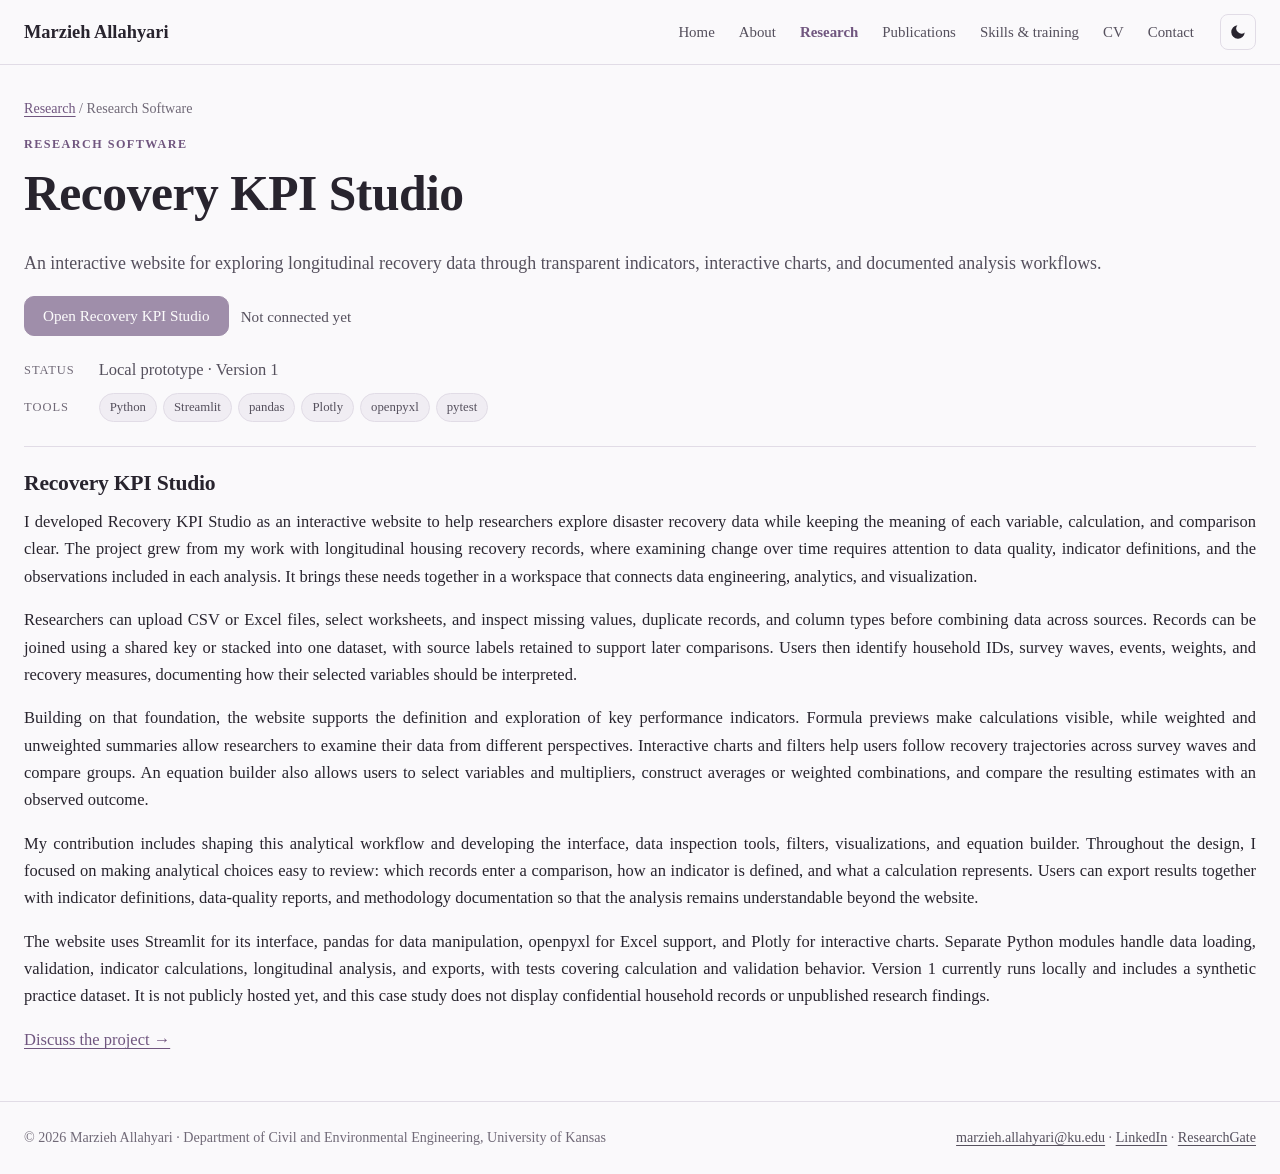
<file: docs/projects/recovery-kpi-studio.html>
<!doctype html>
<html lang="en">
<head>
<meta charset="utf-8">
<meta name="viewport" content="width=device-width, initial-scale=1">
<title>Recovery KPI Studio | Marzieh Allahyari</title>
<meta name="description" content="An interactive website for exploring longitudinal recovery data through transparent indicators, interactive charts, and documented analysis workflows.">
<link rel="canonical" href="https://marzyy-mr96.github.io/projects/recovery-kpi-studio.html">
<meta property="og:image" content="https://marzyy-mr96.github.io/assets/img/portrait.jpg">
<meta property="og:url" content="https://marzyy-mr96.github.io/projects/recovery-kpi-studio.html">
<meta property="og:site_name" content="Marzieh Allahyari">
<meta property="og:type" content="website">
<meta property="og:title" content="Recovery KPI Studio | Marzieh Allahyari">
<meta property="og:description" content="An interactive website for exploring longitudinal recovery data through transparent indicators, interactive charts, and documented analysis workflows.">
<meta name="color-scheme" content="light dark">
<link rel="icon" href="../assets/img/favicon.svg" type="image/svg+xml">
<link rel="stylesheet" href="../assets/css/style.css">
<script>document.documentElement.classList.add('js');try{var t=localStorage.getItem('theme');if(t)document.documentElement.dataset.theme=t;}catch(e){}</script>
<script type="application/ld+json">{"@context": "https://schema.org", "@type": "Person", "name": "Marzieh Allahyari", "jobTitle": "Ph.D. Student, Civil Engineering", "affiliation": {"@type": "CollegeOrUniversity", "name": "University of Kansas"}, "email": "mailto:marzieh.allahyari@ku.edu", "sameAs": ["https://www.linkedin.com/in/marzieh-allahyari-564526149", "https://www.researchgate.net/profile/Marzieh-Allahyari-2"], "@id": "https://marzyy-mr96.github.io/#person", "url": "https://marzyy-mr96.github.io/", "image": "https://marzyy-mr96.github.io/assets/img/portrait.jpg"}</script>
</head>
<body>
<a class="skip" href="#main">Skip to content</a>
<header class="site-header">
  <div class="wrap header-inner">
    <a class="brand" href="../index.html">Marzieh Allahyari</a>
    <button class="nav-toggle" aria-expanded="false" aria-controls="site-nav">Menu</button>
    <nav id="site-nav" aria-label="Main"><ul><li><a href="../index.html">Home</a></li><li><a href="../about.html">About</a></li><li><a href="../research.html" aria-current="page">Research</a></li><li><a href="../publications.html">Publications</a></li><li><a href="../skills.html">Skills & training</a></li><li><a href="../cv.html">CV</a></li><li><a href="../contact.html">Contact</a></li></ul></nav>
    <button class="theme-toggle" type="button" aria-label="Toggle dark mode" title="Toggle dark mode">
      <svg viewBox="0 0 24 24" aria-hidden="true"><path d="M21 12.8A9 9 0 1 1 11.2 3a7 7 0 0 0 9.8 9.8z"/></svg>
    </button>
  </div>
</header>
<main id="main">

<article class="wrap project">
  <p class="crumbs"><a href="../research.html">Research</a> / Research Software</p>
  <header class="project-head">
    <p class="eyebrow">Research Software</p>
    <h1>Recovery KPI Studio</h1>
    <p class="lede">An interactive website for exploring longitudinal recovery data through transparent indicators, interactive charts, and documented analysis workflows.</p>
    <p class="kpi-access"><button class="btn btn-primary" type="button" disabled aria-describedby="kpi-access-note">Open Recovery KPI Studio</button><span id="kpi-access-note" class="kpi-access-note">Not connected yet</span></p>
    <dl class="facts"><div><dt>Status</dt><dd>Local prototype · Version 1</dd></div><div><dt>Tools</dt><dd><ul class="chips"><li>Python</li><li>Streamlit</li><li>pandas</li><li>Plotly</li><li>openpyxl</li><li>pytest</li></ul></dd></div></dl>
  </header>
  <div class="prose"><h2>Recovery KPI Studio</h2>
<p>I developed Recovery KPI Studio as an interactive website to help researchers explore disaster recovery data while keeping the meaning of each variable, calculation, and comparison clear. The project grew from my work with longitudinal housing recovery records, where examining change over time requires attention to data quality, indicator definitions, and the observations included in each analysis. It brings these needs together in a workspace that connects data engineering, analytics, and visualization.</p>
<p>Researchers can upload CSV or Excel files, select worksheets, and inspect missing values, duplicate records, and column types before combining data across sources. Records can be joined using a shared key or stacked into one dataset, with source labels retained to support later comparisons. Users then identify household IDs, survey waves, events, weights, and recovery measures, documenting how their selected variables should be interpreted.</p>
<p>Building on that foundation, the website supports the definition and exploration of key performance indicators. Formula previews make calculations visible, while weighted and unweighted summaries allow researchers to examine their data from different perspectives. Interactive charts and filters help users follow recovery trajectories across survey waves and compare groups. An equation builder also allows users to select variables and multipliers, construct averages or weighted combinations, and compare the resulting estimates with an observed outcome.</p>
<p>My contribution includes shaping this analytical workflow and developing the interface, data inspection tools, filters, visualizations, and equation builder. Throughout the design, I focused on making analytical choices easy to review: which records enter a comparison, how an indicator is defined, and what a calculation represents. Users can export results together with indicator definitions, data-quality reports, and methodology documentation so that the analysis remains understandable beyond the website.</p>
<p>The website uses Streamlit for its interface, pandas for data manipulation, openpyxl for Excel support, and Plotly for interactive charts. Separate Python modules handle data loading, validation, indicator calculations, longitudinal analysis, and exports, with tests covering calculation and validation behavior. Version 1 currently runs locally and includes a synthetic practice dataset. It is not publicly hosted yet, and this case study does not display confidential household records or unpublished research findings.</p>
<p><a href="../contact.html">Discuss the project →</a></p></div>
</article>
</main>
<footer class="site-footer">
  <div class="wrap footer-inner">
    <p>© 2026 Marzieh Allahyari · Department of Civil and Environmental Engineering, University of Kansas</p>
    <p class="footer-links"><a href="mailto:marzieh.allahyari@ku.edu">marzieh.allahyari@ku.edu</a> · <a href="https://www.linkedin.com/in/marzieh-allahyari-564526149" rel="noopener" target="_blank">LinkedIn</a> · <a href="https://www.researchgate.net/profile/Marzieh-Allahyari-2" rel="noopener" target="_blank">ResearchGate</a></p>
  </div>
</footer>
<script src="../assets/js/main.js" defer></script>

</body>
</html>
</file>
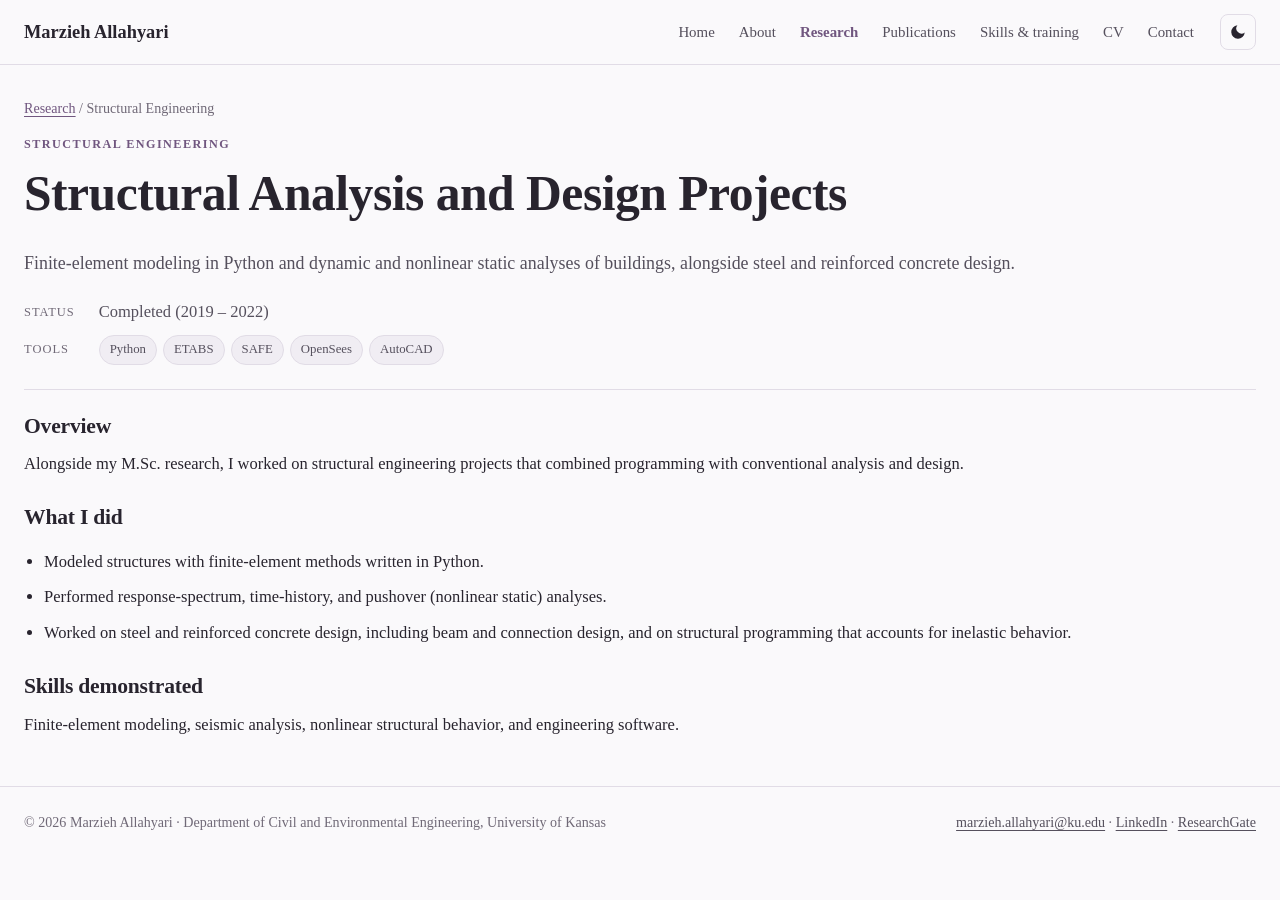
<file: docs/projects/structural-projects.html>
<!doctype html>
<html lang="en">
<head>
<meta charset="utf-8">
<meta name="viewport" content="width=device-width, initial-scale=1">
<title>Structural Analysis and Design Projects | Marzieh Allahyari</title>
<meta name="description" content="Finite-element modeling in Python and dynamic and nonlinear static analyses of buildings, alongside steel and reinforced concrete design.">
<link rel="canonical" href="https://marzyy-mr96.github.io/projects/structural-projects.html">
<meta property="og:image" content="https://marzyy-mr96.github.io/assets/img/portrait.jpg">
<meta property="og:url" content="https://marzyy-mr96.github.io/projects/structural-projects.html">
<meta property="og:site_name" content="Marzieh Allahyari">
<meta property="og:type" content="website">
<meta property="og:title" content="Structural Analysis and Design Projects | Marzieh Allahyari">
<meta property="og:description" content="Finite-element modeling in Python and dynamic and nonlinear static analyses of buildings, alongside steel and reinforced concrete design.">
<meta name="color-scheme" content="light dark">
<link rel="icon" href="../assets/img/favicon.svg" type="image/svg+xml">
<link rel="stylesheet" href="../assets/css/style.css">
<script>document.documentElement.classList.add('js');try{var t=localStorage.getItem('theme');if(t)document.documentElement.dataset.theme=t;}catch(e){}</script>
<script type="application/ld+json">{"@context": "https://schema.org", "@type": "Person", "name": "Marzieh Allahyari", "jobTitle": "Ph.D. Student, Civil Engineering", "affiliation": {"@type": "CollegeOrUniversity", "name": "University of Kansas"}, "email": "mailto:marzieh.allahyari@ku.edu", "sameAs": ["https://www.linkedin.com/in/marzieh-allahyari-564526149", "https://www.researchgate.net/profile/Marzieh-Allahyari-2"], "@id": "https://marzyy-mr96.github.io/#person", "url": "https://marzyy-mr96.github.io/", "image": "https://marzyy-mr96.github.io/assets/img/portrait.jpg"}</script>
</head>
<body>
<a class="skip" href="#main">Skip to content</a>
<header class="site-header">
  <div class="wrap header-inner">
    <a class="brand" href="../index.html">Marzieh Allahyari</a>
    <button class="nav-toggle" aria-expanded="false" aria-controls="site-nav">Menu</button>
    <nav id="site-nav" aria-label="Main"><ul><li><a href="../index.html">Home</a></li><li><a href="../about.html">About</a></li><li><a href="../research.html" aria-current="page">Research</a></li><li><a href="../publications.html">Publications</a></li><li><a href="../skills.html">Skills & training</a></li><li><a href="../cv.html">CV</a></li><li><a href="../contact.html">Contact</a></li></ul></nav>
    <button class="theme-toggle" type="button" aria-label="Toggle dark mode" title="Toggle dark mode">
      <svg viewBox="0 0 24 24" aria-hidden="true"><path d="M21 12.8A9 9 0 1 1 11.2 3a7 7 0 0 0 9.8 9.8z"/></svg>
    </button>
  </div>
</header>
<main id="main">

<article class="wrap project">
  <p class="crumbs"><a href="../research.html">Research</a> / Structural Engineering</p>
  <header class="project-head">
    <p class="eyebrow">Structural Engineering</p>
    <h1>Structural Analysis and Design Projects</h1>
    <p class="lede">Finite-element modeling in Python and dynamic and nonlinear static analyses of buildings, alongside steel and reinforced concrete design.</p>
    
    <dl class="facts"><div><dt>Status</dt><dd>Completed (2019 – 2022)</dd></div><div><dt>Tools</dt><dd><ul class="chips"><li>Python</li><li>ETABS</li><li>SAFE</li><li>OpenSees</li><li>AutoCAD</li></ul></dd></div></dl>
  </header>
  <div class="prose"><h2>Overview</h2>
<p>Alongside my M.Sc. research, I worked on structural engineering projects that combined programming with conventional analysis and design.</p>
<h2>What I did</h2>
<ul><li>Modeled structures with finite-element methods written in Python.</li><li>Performed response-spectrum, time-history, and pushover (nonlinear static) analyses.</li><li>Worked on steel and reinforced concrete design, including beam and connection design, and on structural programming that accounts for inelastic behavior.</li></ul>
<h2>Skills demonstrated</h2>
<p>Finite-element modeling, seismic analysis, nonlinear structural behavior, and engineering software.</p></div>
</article>
</main>
<footer class="site-footer">
  <div class="wrap footer-inner">
    <p>© 2026 Marzieh Allahyari · Department of Civil and Environmental Engineering, University of Kansas</p>
    <p class="footer-links"><a href="mailto:marzieh.allahyari@ku.edu">marzieh.allahyari@ku.edu</a> · <a href="https://www.linkedin.com/in/marzieh-allahyari-564526149" rel="noopener" target="_blank">LinkedIn</a> · <a href="https://www.researchgate.net/profile/Marzieh-Allahyari-2" rel="noopener" target="_blank">ResearchGate</a></p>
  </div>
</footer>
<script src="../assets/js/main.js" defer></script>

</body>
</html>
</file>
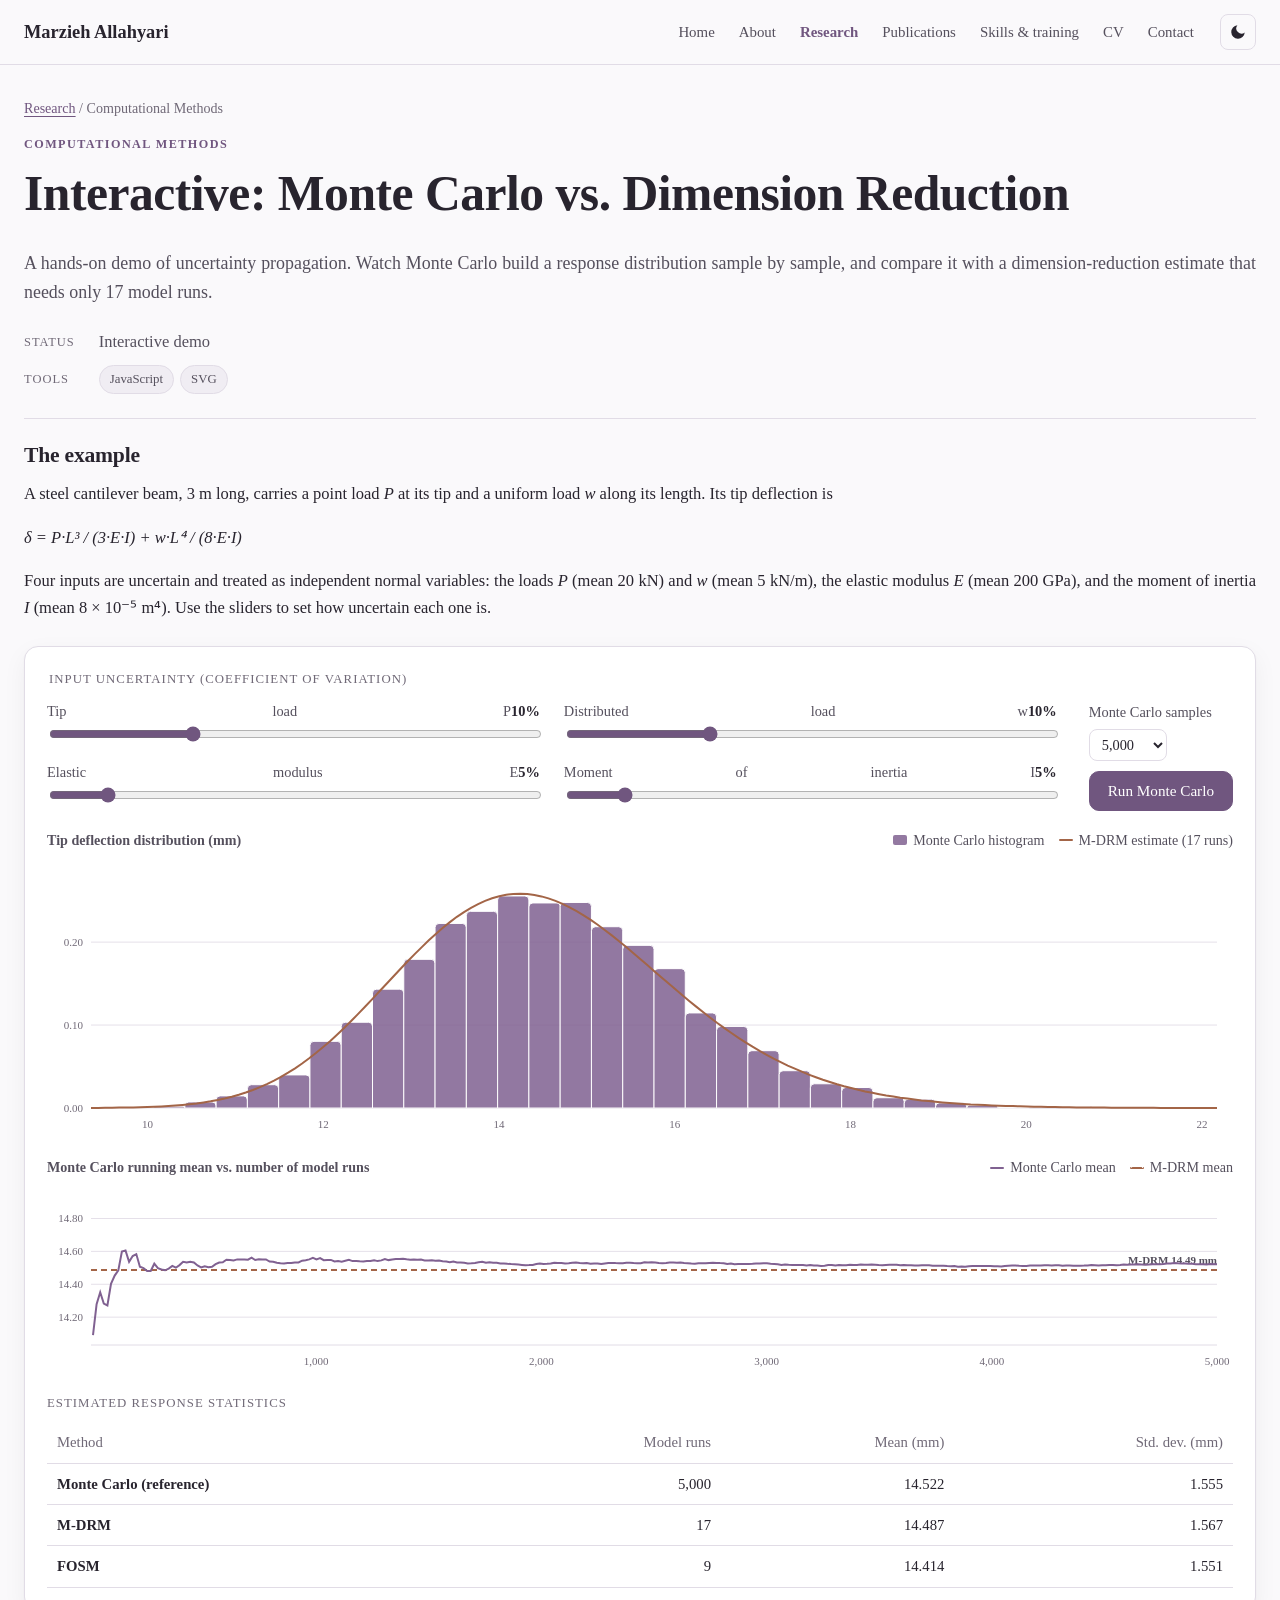
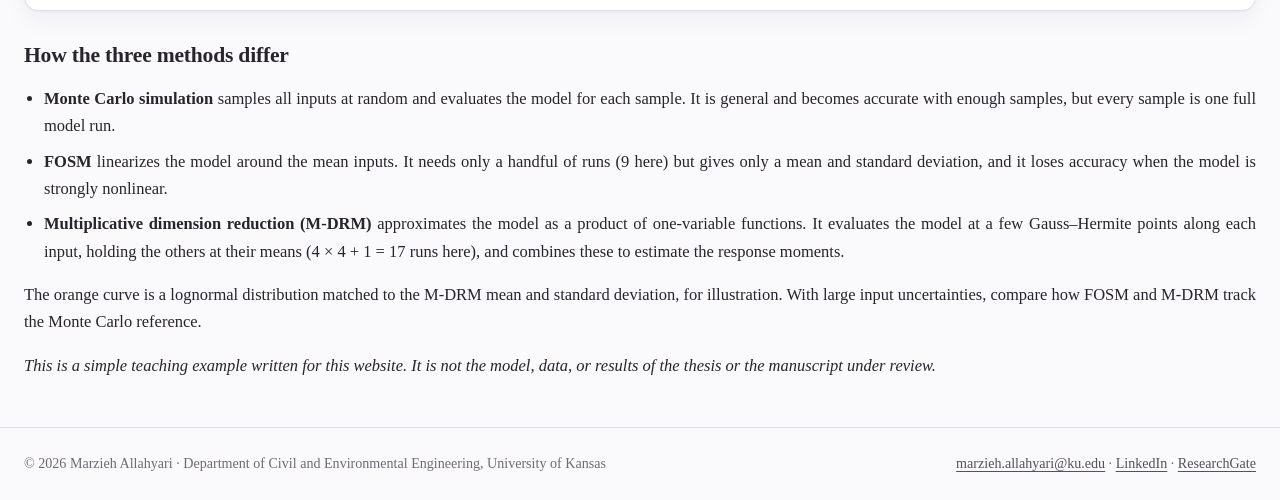
<file: docs/projects/uncertainty-demo.html>
<!doctype html>
<html lang="en">
<head>
<meta charset="utf-8">
<meta name="viewport" content="width=device-width, initial-scale=1">
<title>Interactive: Monte Carlo vs. Dimension Reduction | Marzieh Allahyari</title>
<meta name="description" content="A hands-on demo of uncertainty propagation. Watch Monte Carlo build a response distribution sample by sample, and compare it with a dimension-reduction estimate that needs only 17 model runs.">
<link rel="canonical" href="https://marzyy-mr96.github.io/projects/uncertainty-demo.html">
<meta property="og:image" content="https://marzyy-mr96.github.io/assets/img/portrait.jpg">
<meta property="og:url" content="https://marzyy-mr96.github.io/projects/uncertainty-demo.html">
<meta property="og:site_name" content="Marzieh Allahyari">
<meta property="og:type" content="website">
<meta property="og:title" content="Interactive: Monte Carlo vs. Dimension Reduction | Marzieh Allahyari">
<meta property="og:description" content="A hands-on demo of uncertainty propagation. Watch Monte Carlo build a response distribution sample by sample, and compare it with a dimension-reduction estimate that needs only 17 model runs.">
<meta name="color-scheme" content="light dark">
<link rel="icon" href="../assets/img/favicon.svg" type="image/svg+xml">
<link rel="stylesheet" href="../assets/css/style.css">
<script>document.documentElement.classList.add('js');try{var t=localStorage.getItem('theme');if(t)document.documentElement.dataset.theme=t;}catch(e){}</script>
<script type="application/ld+json">{"@context": "https://schema.org", "@type": "Person", "name": "Marzieh Allahyari", "jobTitle": "Ph.D. Student, Civil Engineering", "affiliation": {"@type": "CollegeOrUniversity", "name": "University of Kansas"}, "email": "mailto:marzieh.allahyari@ku.edu", "sameAs": ["https://www.linkedin.com/in/marzieh-allahyari-564526149", "https://www.researchgate.net/profile/Marzieh-Allahyari-2"], "@id": "https://marzyy-mr96.github.io/#person", "url": "https://marzyy-mr96.github.io/", "image": "https://marzyy-mr96.github.io/assets/img/portrait.jpg"}</script>
</head>
<body>
<a class="skip" href="#main">Skip to content</a>
<header class="site-header">
  <div class="wrap header-inner">
    <a class="brand" href="../index.html">Marzieh Allahyari</a>
    <button class="nav-toggle" aria-expanded="false" aria-controls="site-nav">Menu</button>
    <nav id="site-nav" aria-label="Main"><ul><li><a href="../index.html">Home</a></li><li><a href="../about.html">About</a></li><li><a href="../research.html" aria-current="page">Research</a></li><li><a href="../publications.html">Publications</a></li><li><a href="../skills.html">Skills & training</a></li><li><a href="../cv.html">CV</a></li><li><a href="../contact.html">Contact</a></li></ul></nav>
    <button class="theme-toggle" type="button" aria-label="Toggle dark mode" title="Toggle dark mode">
      <svg viewBox="0 0 24 24" aria-hidden="true"><path d="M21 12.8A9 9 0 1 1 11.2 3a7 7 0 0 0 9.8 9.8z"/></svg>
    </button>
  </div>
</header>
<main id="main">

<article class="wrap project">
  <p class="crumbs"><a href="../research.html">Research</a> / Computational Methods</p>
  <header class="project-head">
    <p class="eyebrow">Computational Methods</p>
    <h1>Interactive: Monte Carlo vs. Dimension Reduction</h1>
    <p class="lede">A hands-on demo of uncertainty propagation. Watch Monte Carlo build a response distribution sample by sample, and compare it with a dimension-reduction estimate that needs only 17 model runs.</p>
    
    <dl class="facts"><div><dt>Status</dt><dd>Interactive demo</dd></div><div><dt>Tools</dt><dd><ul class="chips"><li>JavaScript</li><li>SVG</li></ul></dd></div></dl>
  </header>
  <div class="prose"><h2>The example</h2>
<p>A steel cantilever beam, 3 m long, carries a point load <em>P</em> at its tip and a uniform load <em>w</em> along its length. Its tip deflection is</p>
<p><em>δ = P·L³ / (3·E·I) + w·L⁴ / (8·E·I)</em></p>
<p>Four inputs are uncertain and treated as independent normal variables: the loads <em>P</em> (mean 20 kN) and <em>w</em> (mean 5 kN/m), the elastic modulus <em>E</em> (mean 200 GPa), and the moment of inertia <em>I</em> (mean 8 × 10⁻⁵ m⁴). Use the sliders to set how uncertain each one is.</p>

<div class="demo" id="uq-demo">
  <div class="demo-controls">
    <fieldset>
      <legend>Input uncertainty (coefficient of variation)</legend>
      <label>Tip load P <output data-for="P">10%</output><input type="range" min="2" max="30" value="10" data-var="P"></label>
      <label>Distributed load w <output data-for="w">10%</output><input type="range" min="2" max="30" value="10" data-var="w"></label>
      <label>Elastic modulus E <output data-for="E">5%</output><input type="range" min="2" max="30" value="5" data-var="E"></label>
      <label>Moment of inertia I <output data-for="I">5%</output><input type="range" min="2" max="30" value="5" data-var="I"></label>
    </fieldset>
    <div class="demo-run">
      <label>Monte Carlo samples
        <select id="uq-n"><option value="200">200</option><option value="1000">1,000</option><option value="5000" selected>5,000</option><option value="20000">20,000</option></select>
      </label>
      <button type="button" class="btn btn-primary" id="uq-run">Run Monte Carlo</button>
    </div>
  </div>
  <figure class="viz">
    <figcaption><strong>Tip deflection distribution (mm)</strong>
      <span class="legend"><span class="key key-bar"></span>Monte Carlo histogram <span class="key key-line"></span>M-DRM estimate (17 runs)</span>
    </figcaption>
    <div class="chart" id="uq-hist" role="img" aria-label="Histogram of Monte Carlo tip deflections with the M-DRM distribution overlaid"></div>
    <div class="tooltip" id="uq-tip" hidden></div>
  </figure>
  <figure class="viz">
    <figcaption><strong>Monte Carlo running mean vs. number of model runs</strong>
      <span class="legend"><span class="key key-line key-s1"></span>Monte Carlo mean <span class="key key-line dashed"></span>M-DRM mean</span>
    </figcaption>
    <div class="chart chart-short" id="uq-conv" role="img" aria-label="Running Monte Carlo mean converging toward the M-DRM mean"></div>
  </figure>
  <table class="stats" id="uq-table">
    <caption>Estimated response statistics</caption>
    <thead><tr><th scope="col">Method</th><th scope="col">Model runs</th><th scope="col">Mean (mm)</th><th scope="col">Std. dev. (mm)</th></tr></thead>
    <tbody></tbody>
  </table>
</div>

<h2>How the three methods differ</h2>
<ul><li><strong>Monte Carlo simulation</strong> samples all inputs at random and evaluates the model for each sample. It is general and becomes accurate with enough samples, but every sample is one full model run.</li><li><strong>FOSM</strong> linearizes the model around the mean inputs. It needs only a handful of runs (9 here) but gives only a mean and standard deviation, and it loses accuracy when the model is strongly nonlinear.</li><li><strong>Multiplicative dimension reduction (M-DRM)</strong> approximates the model as a product of one-variable functions. It evaluates the model at a few Gauss–Hermite points along each input, holding the others at their means (4 × 4 + 1 = 17 runs here), and combines these to estimate the response moments.</li></ul>
<p>The orange curve is a lognormal distribution matched to the M-DRM mean and standard deviation, for illustration. With large input uncertainties, compare how FOSM and M-DRM track the Monte Carlo reference.</p>
<p><em>This is a simple teaching example written for this website. It is not the model, data, or results of the thesis or the manuscript under review.</em></p></div>
</article>
</main>
<footer class="site-footer">
  <div class="wrap footer-inner">
    <p>© 2026 Marzieh Allahyari · Department of Civil and Environmental Engineering, University of Kansas</p>
    <p class="footer-links"><a href="mailto:marzieh.allahyari@ku.edu">marzieh.allahyari@ku.edu</a> · <a href="https://www.linkedin.com/in/marzieh-allahyari-564526149" rel="noopener" target="_blank">LinkedIn</a> · <a href="https://www.researchgate.net/profile/Marzieh-Allahyari-2" rel="noopener" target="_blank">ResearchGate</a></p>
  </div>
</footer>
<script src="../assets/js/main.js" defer></script>
<script src="../assets/js/demo.js" defer></script>
</body>
</html>
</file>
<file: docs/assets/css/style.css>
/* ---------- tokens ---------- */
:root {
  color-scheme: light;
  --bg: #faf9fb;
  --surface: #ffffff;
  --surface-2: #f0edf3;
  --ink: #28242e;
  --ink-2: #55505d;
  --ink-3: #706977;
  --line: #e1dce6;
  --accent: #70567f;
  --accent-ink: #ffffff;
  --accent-soft: #eee7f2;
  --series-1: #806191;
  --series-2: #a36547;
  --grid: #e5e0e9;
  --shadow: 0 1px 2px rgba(20, 24, 32, .04), 0 8px 24px rgba(20, 24, 32, .05);
  --radius: 14px;
  --serif: "Times New Roman", Times, serif;
  --sans: "Times New Roman", Times, serif;
  --wrap: 1440px;
}
@media (prefers-color-scheme: dark) {
  :root:not([data-theme="light"]) {
    color-scheme: dark;
    --bg: #18161c; --surface: #201d25; --surface-2: #29252f;
    --ink: #f1edf4; --ink-2: #c9c2cf; --ink-3: #aaa0b2; --line: #3b3443;
    --accent: #c6acd8; --accent-ink: #241a2c; --accent-soft: #33283e;
    --series-1: #b598cb; --series-2: #d69b78; --grid: #393140;
    --shadow: 0 1px 2px rgba(0,0,0,.3), 0 8px 24px rgba(0,0,0,.25);
  }
}
:root[data-theme="dark"] {
  color-scheme: dark;
  --bg: #18161c; --surface: #201d25; --surface-2: #29252f;
  --ink: #f1edf4; --ink-2: #c9c2cf; --ink-3: #aaa0b2; --line: #3b3443;
  --accent: #c6acd8; --accent-ink: #241a2c; --accent-soft: #33283e;
  --series-1: #b598cb; --series-2: #d69b78; --grid: #393140;
  --shadow: 0 1px 2px rgba(0,0,0,.3), 0 8px 24px rgba(0,0,0,.25);
}

/* ---------- base ---------- */
*, *::before, *::after { box-sizing: border-box; }
html { -webkit-text-size-adjust: 100%; }
body {
  margin: 0; background: var(--bg); color: var(--ink);
  font: 16.5px/1.65 var(--sans); text-rendering: optimizeLegibility;
}
img { max-width: 100%; height: auto; display: block; }
a { color: var(--accent); text-underline-offset: 3px; text-decoration-thickness: 1px; }
a:hover { text-decoration-thickness: 2px; }
:focus-visible { outline: 2px solid var(--accent); outline-offset: 3px; border-radius: 4px; }
h1, h2, h3 { font-family: var(--serif); font-weight: 600; line-height: 1.2; letter-spacing: -.01em; margin: 0 0 .5em; }
h1 { font-size: clamp(2.1rem, 4.5vw, 3.1rem); }
h2 { font-size: 1.45rem; }
h3 { font-size: 1.15rem; }
p { margin: 0 0 1em; }
main { text-align: justify; text-justify: inter-word; }
.wrap { max-width: var(--wrap); margin: 0 auto; padding: 0 24px; }
.skip { position: absolute; left: -999px; top: 8px; background: var(--accent); color: var(--accent-ink); padding: 8px 14px; border-radius: 8px; z-index: 10; }
.skip:focus { left: 8px; }
.sr-only { position: absolute; width: 1px; height: 1px; overflow: hidden; clip: rect(0 0 0 0); white-space: nowrap; }
.muted { color: var(--ink-3); }

/* ---------- header ---------- */
.site-header { position: sticky; top: 0; z-index: 5; background: color-mix(in srgb, var(--bg) 88%, transparent); backdrop-filter: blur(10px); border-bottom: 1px solid var(--line); }
.header-inner { display: flex; align-items: center; gap: 16px; min-height: 64px; }
.brand { font-family: var(--serif); font-weight: 600; font-size: 1.15rem; color: var(--ink); text-decoration: none; margin-right: auto; }
#site-nav ul { display: flex; gap: 4px; list-style: none; margin: 0; padding: 0; }
#site-nav a { display: block; padding: 6px 10px; border-radius: 8px; color: var(--ink-2); text-decoration: none; font-size: .93rem; }
#site-nav a:hover { color: var(--ink); background: var(--surface-2); }
#site-nav a[aria-current="page"] { color: var(--accent); font-weight: 600; }
.nav-toggle, .theme-toggle { background: none; border: 1px solid var(--line); color: var(--ink); border-radius: 8px; cursor: pointer; font: inherit; }
.nav-toggle { display: none; padding: 6px 12px; font-size: .9rem; }
.theme-toggle { width: 36px; height: 36px; display: grid; place-items: center; }
.theme-toggle svg { width: 18px; height: 18px; fill: currentColor; }

@media (max-width: 900px) {
  .nav-toggle { display: inline-block; }
  #site-nav { position: absolute; top: 64px; left: 0; right: 0; background: var(--bg); border-bottom: 1px solid var(--line); display: none; }
  #site-nav.open { display: block; }
  #site-nav ul { flex-direction: column; padding: 8px 16px 16px; }
  #site-nav a { padding: 10px 8px; font-size: 1rem; }
}

/* ---------- sections ---------- */
.section { padding: 24px; }
.section + .section { padding-top: 8px; }
.section > :last-child { margin-bottom: 0; }
.band { background: var(--surface-2); border-block: 1px solid var(--line); padding: 32px 0; }
.section-title { font-size: 1.35rem; margin-bottom: 20px; }
.section-head { display: flex; justify-content: space-between; align-items: baseline; gap: 16px; }
.eyebrow { text-transform: uppercase; letter-spacing: .12em; font-size: .76rem; font-weight: 600; color: var(--accent); margin-bottom: 10px; }
.lede { font-size: 1.12rem; color: var(--ink-2); max-width: none; }
.page-head { padding-top: 40px; padding-bottom: 8px; }
.page-head > :last-child { margin-bottom: 0; }
.page-head-wide .lede { max-width: none; }

/* ---------- hero ---------- */
.hero { display: grid; grid-template-columns: minmax(0, 1.35fr) minmax(0, 1fr); gap: 28px; align-items: center; padding-top: 48px; padding-bottom: 48px; }
.headline { font-size: 1.1rem; color: var(--ink-2); font-weight: 500; margin-bottom: 1.4em; }
.hero-intro p { color: var(--ink-2); max-width: none; font-size: 1.125rem; line-height: 1.65; margin-bottom: 16px; }
.hero-photo { margin: 0; }
.hero-photo img { border-radius: 20px; box-shadow: var(--shadow); aspect-ratio: 5 / 6; object-fit: cover; width: 100%; max-width: 400px; margin-left: auto; }
.hero .eyebrow { text-transform: none; letter-spacing: .025em; font-size: .9375rem; font-weight: 400; margin-bottom: 12px; color: var(--ink-2); }
.hero-name { font-size: 1.125rem; font-weight: 400; margin: 0 0 20px; color: var(--ink-2); }
.hero h1 { font-size: clamp(2rem, 3vw, 2.75rem); font-weight: 500; line-height: 1.2; max-width: none; margin-bottom: 24px; letter-spacing: 0; }
.hero-intro { max-width: none; }
.hero .actions { margin-top: 24px; }
.hero .btn { font-size: 1rem; }
.hero-photo { padding: 18px; border: 1px solid var(--line); background: var(--surface-2); border-radius: 24px; transform: rotate(1deg); }
.hero-photo img { border-radius: 12px; max-width: none; aspect-ratio: 1 / 1.1; max-height: 510px; object-fit: cover; object-position: center top; }
.hero-photo figcaption { padding: 16px 4px 2px; font-family: var(--serif); font-size: 1.125rem; }
.hero-photo figcaption span { display: block; margin-top: 4px; font-family: var(--sans); font-size: 1rem; color: var(--ink-2); }
.opportunity-strip { padding-top: 24px; padding-bottom: 24px; margin-bottom: 48px; border-top: 1px solid var(--line); border-bottom: 1px solid var(--line); font-family: "Times New Roman", Times, serif; }
.opportunity-strip h2 { font-family: inherit; font-size: 1.5rem; margin-bottom: 24px; }
.focus-items { display: grid; grid-template-columns: repeat(4, minmax(0, 1fr)); gap: 24px; }
.focus-items li { margin: 0; color: var(--ink-2); font-size: 1.1rem; font-weight: 400; line-height: 1.5; }
@media (max-width: 820px) {
  .hero-photo { transform: none; max-width: 300px; }
  .hero-photo img { max-width: none !important; }
  .opportunity-strip { margin-right: 24px; margin-left: 24px; padding-left: 0; padding-right: 0; }
  .focus-items { grid-template-columns: 1fr 1fr; }
}
@media (max-width: 420px) { .hero-photo { max-width: 240px; } }
@media (max-width: 820px) {
  .hero { grid-template-columns: 1fr; gap: 32px; padding-top: 40px; }
  .hero-photo { order: -1; }
  .hero-photo img { max-width: 220px; margin: 0; }
}

/* ---------- buttons ---------- */
.actions { display: flex; flex-wrap: wrap; gap: 10px; margin-top: 8px; }
.btn { display: inline-flex; align-items: center; padding: 10px 18px; border-radius: 10px; border: 1px solid var(--line); background: var(--surface); color: var(--ink); text-decoration: none; font-weight: 500; font-size: .95rem; cursor: pointer; font-family: inherit; transition: border-color .15s, transform .15s; }
.btn:hover { border-color: var(--accent); text-decoration: none; }
.btn-primary { background: var(--accent); color: var(--accent-ink); border-color: var(--accent); }
.btn:disabled { opacity: .65; cursor: not-allowed; }
.kpi-access { position: relative; z-index: 1; display: flex; align-items: center; flex-wrap: wrap; gap: 12px; }
.kpi-access-note { color: var(--ink-2); font-size: .95rem; }
.btn-quiet { background: transparent; border-color: transparent; color: var(--accent); }

/* ---------- grids & cards ---------- */
.grid { display: grid; gap: 20px; }
.grid-2 { grid-template-columns: repeat(2, minmax(0, 1fr)); }
.grid-3 { grid-template-columns: repeat(3, minmax(0, 1fr)); }
.grid-4 { grid-template-columns: repeat(4, minmax(0, 1fr)); }
@media (max-width: 960px) { .grid-3, .grid-4 { grid-template-columns: repeat(2, minmax(0, 1fr)); } }
@media (max-width: 640px) { .grid-2, .grid-3, .grid-4 { grid-template-columns: 1fr; } }
.plain { list-style: none; margin: 0; padding: 0; }
.card { background: var(--surface); border: 1px solid var(--line); border-radius: var(--radius); padding: 22px; box-shadow: var(--shadow); }
.card h3 { margin-bottom: .4em; }
.card p { color: var(--ink-2); font-size: .96rem; }
.card > :last-child { margin-bottom: 0; }
.project-card { display: flex; flex-direction: column; transition: transform .2s, border-color .2s; }
.project-card:hover { transform: translateY(-2px); border-color: color-mix(in srgb, var(--accent) 40%, var(--line)); }
.project-card h3 a { color: var(--ink); text-decoration: none; }
.project-card h3 a::after { content: ""; position: absolute; inset: 0; }
.project-card { position: relative; }
.project-card h3 a:hover { color: var(--accent); }
.card-meta { display: flex; flex-wrap: wrap; gap: 8px 12px; align-items: center; font-size: .8rem; color: var(--ink-3); margin-bottom: 10px; }
.tag { background: var(--accent-soft); color: var(--accent); padding: 2px 10px; border-radius: 99px; font-weight: 600; }
.chips { display: flex; flex-wrap: wrap; gap: 6px; list-style: none; padding: 0; margin: auto 0 0; }
.chips li { font-size: .8rem; padding: 3px 10px; border: 1px solid var(--line); border-radius: 99px; color: var(--ink-2); background: var(--surface-2); }
.chips-quiet li { background: transparent; }
.skills-grid .chips { gap: 10px; }
.skills-grid h2 { color: var(--accent); }
.skills-grid .chips li { font-size: 1.05rem; line-height: 1.5; padding: 6px 12px; }
.familiar-label { font-size: .78rem; text-transform: uppercase; letter-spacing: .08em; color: var(--ink-3); margin: 14px 0 8px; }
.card .chips { margin-top: 0; }
.ticks { list-style: none; padding: 0; margin: 0 0 1em; }
.ticks li { position: relative; padding-left: 22px; margin-bottom: 10px; color: var(--ink-2); }
.ticks li::before { content: ""; position: absolute; left: 0; top: .62em; width: 8px; height: 8px; border-radius: 2px; background: var(--accent); }
.two-col { display: grid; grid-template-columns: 1fr 1fr; gap: 48px; }
@media (max-width: 760px) { .two-col { grid-template-columns: 1fr; gap: 16px; } }

/* ---------- filters ---------- */
.filters { display: flex; flex-wrap: wrap; gap: 8px; margin-bottom: 24px; }
.filter { font: inherit; font-size: .9rem; padding: 7px 14px; border-radius: 99px; border: 1px solid var(--line); background: var(--surface); color: var(--ink-2); cursor: pointer; }
.filter[aria-pressed="true"] { background: var(--ink); color: var(--bg); border-color: var(--ink); }
.project-card[hidden] { display: none; }

/* ---------- entries ---------- */
.entry { padding: 18px 0; border-bottom: 1px solid var(--line); }
.entry:last-child { border-bottom: 0; }
.section > .entry:last-child { padding-bottom: 0; }
.entry-head { display: flex; justify-content: space-between; gap: 16px; align-items: baseline; flex-wrap: wrap; }
.entry-head h3 { margin: 0; }
.teaching-list .entry-head { flex-direction: column; align-items: flex-start; gap: 4px; }
.years { color: var(--ink-3); font-size: .9rem; white-space: nowrap; }
.certificate-meta { margin: 6px 0 10px; color: var(--ink-2); text-align: left; }
.certificate-grid { display: grid; grid-template-columns: repeat(2, minmax(0, 1fr)); gap: 1px; border: 1px solid var(--line); border-radius: 8px; overflow: hidden; background: var(--line); margin-top: 24px; }
.certificate-cell { display: flex; flex-direction: column; align-items: flex-start; padding: 24px; background: var(--surface); min-width: 0; }
.certificate-cell h3 { font-size: 1.15rem; line-height: 1.35; }
.certificate-cell > a { margin-top: auto; padding-top: 8px; }
.certificate-grid > .certificate-cell:last-child:nth-child(odd) { grid-column: 1 / -1; }
@media (max-width: 680px) { .certificate-grid { grid-template-columns: 1fr; } .certificate-cell { padding: 20px; } }
.entry-org { color: var(--ink-2); font-weight: 500; margin: 2px 0 8px; }
.entry ul { margin: 0; padding-left: 20px; color: var(--ink-2); }

/* ---------- prose / project page ---------- */
.prose { max-width: none; }
.prose h2 { margin-top: 28px; font-size: 1.35rem; }
.prose > :first-child { margin-top: 24px; }
.prose > :last-child { margin-bottom: 0; }
.prose ul { padding-left: 20px; }
.prose li { margin-bottom: .5em; }
.prose-layout { display: grid; grid-template-columns: minmax(0, 1fr) clamp(300px, 30vw, 420px); gap: 28px; align-items: start; padding-top: 16px; }
.prose-layout > .prose { max-width: none; }
.prose-layout > .prose p { text-align: justify; hyphens: auto; }
.side img { width: 100%; border-radius: var(--radius); margin-bottom: 16px; }
.side p { font-size: .92rem; color: var(--ink-2); }
@media (max-width: 820px) { .prose-layout { grid-template-columns: 1fr; } .side { display: none; } }
.project { padding-top: 32px; padding-bottom: 32px; }
.crumbs { font-size: .88rem; color: var(--ink-3); }
.project-head { border-bottom: 1px solid var(--line); padding-bottom: 24px; margin-bottom: 8px; }
.facts { display: grid; grid-template-columns: auto 1fr; gap: 10px 24px; margin: 20px 0 0; }
.facts > div { display: contents; }
.facts dt { font-size: .78rem; text-transform: uppercase; letter-spacing: .08em; color: var(--ink-3); padding-top: 4px; }
.facts dd { margin: 0; color: var(--ink-2); }

/* ---------- publications / contact / cv ---------- */
.pub-section { margin-bottom: 28px; }
.pub-section > :last-child { margin-bottom: 0; }
.pub-section h2 { font-size: 1.2rem; border-bottom: 1px solid var(--line); padding-bottom: 8px; }
.pubs { padding-left: 22px; color: var(--ink-2); }
.pubs li { margin-bottom: 12px; padding-left: 4px; }
.contact-grid { display: grid; grid-template-columns: repeat(2, minmax(0, 1fr)); gap: 24px; }
.contact-card { display: flex; align-items: center; gap: 24px; height: 100%; padding: 28px; border: 1px solid var(--line); border-radius: var(--radius); background: var(--surface); color: var(--ink); text-decoration: none; }
.contact-card:hover { border-color: var(--accent); background: var(--surface-2); text-decoration: none; }
.contact-icon { display: block; flex: 0 0 48px; color: var(--accent); }
.contact-icon svg { display: block; width: 48px; height: 48px; }
.contact-copy { display: grid; gap: 8px; min-width: 0; }
.contact-title { font-size: 1.3rem; font-weight: 600; }
.contact-detail { font-size: 1.05rem; color: var(--ink-2); overflow-wrap: anywhere; }
.contact-context { display: grid; grid-template-columns: repeat(2, minmax(0, 1fr)); gap: 24px; margin: 36px 0 0; padding-top: 24px; border-top: 1px solid var(--line); }
.contact-context dt { color: var(--ink-3); margin-bottom: 8px; }
.contact-context dd { margin: 0; }
@media (max-width: 680px) { .contact-grid, .contact-context { grid-template-columns: 1fr; } .contact-card { padding: 22px; gap: 16px; } }
.cv-box { max-width: var(--wrap); padding-top: 24px; }
.cv-preview { display: block; width: 100%; height: 1000px; margin-top: 28px; border: 1px solid var(--line); border-radius: 8px; background: var(--surface); }
@media (max-width: 680px) { .cv-preview { height: 75vh; min-height: 480px; } }

/* ---------- footer ---------- */
.site-footer { border-top: 1px solid var(--line); margin-top: 16px; padding: 24px 0; font-size: .88rem; color: var(--ink-3); }
.footer-inner { display: flex; flex-wrap: wrap; justify-content: space-between; gap: 8px 24px; }
.footer-inner p { margin: 0; }
.footer-links a { color: var(--ink-2); }

/* ---------- demo ---------- */
.demo { margin: 24px 0 32px; padding: 22px; border: 1px solid var(--line); border-radius: var(--radius); background: var(--surface); box-shadow: var(--shadow); max-width: 100%; }
.prose .demo { max-width: none; }
.project .prose:has(.demo) { max-width: none; }
.demo-controls { display: grid; grid-template-columns: 1fr auto; gap: 20px 32px; align-items: end; margin-bottom: 18px; }
@media (max-width: 680px) { .demo-controls { grid-template-columns: 1fr; } }
.demo fieldset { border: 0; padding: 0; margin: 0; display: grid; grid-template-columns: 1fr 1fr; gap: 12px 24px; }
@media (max-width: 520px) { .demo fieldset { grid-template-columns: 1fr; } }
.demo legend { font-size: .8rem; text-transform: uppercase; letter-spacing: .08em; color: var(--ink-3); margin-bottom: 10px; }
.demo label { font-size: .9rem; color: var(--ink-2); display: block; }
.demo output { float: right; font-variant-numeric: tabular-nums; color: var(--ink); font-weight: 600; }
.demo input[type=range] { width: 100%; accent-color: var(--accent); }
.demo select { font: inherit; padding: 6px 8px; border-radius: 8px; border: 1px solid var(--line); background: var(--surface); color: var(--ink); display: block; margin: 4px 0 10px; }
.demo-run { display: flex; flex-direction: column; }
.viz { margin: 0 0 18px; position: relative; }
.viz figcaption { display: flex; flex-wrap: wrap; justify-content: space-between; gap: 6px 16px; font-size: .88rem; color: var(--ink-2); margin-bottom: 6px; }
.legend { display: inline-flex; align-items: center; gap: 6px; color: var(--ink-2); flex-wrap: wrap; }
.key { display: inline-block; width: 14px; height: 10px; border-radius: 2px; margin-left: 8px; }
.key-bar { background: var(--series-1); opacity: .85; }
.key-line { height: 0; border-top: 2px solid var(--series-2); }
.key-line.dashed { border-top-style: dashed; }
.key-line.key-s1 { border-top-color: var(--series-1); }
.chart { width: 100%; height: 280px; }
.chart-short { height: 190px; }
.chart svg { width: 100%; height: 100%; overflow: visible; }
.chart text { fill: var(--ink-3); font: 11px var(--sans); }
.chart .axis { stroke: var(--line); }
.chart .gridline { stroke: var(--grid); stroke-width: 1; }
.chart .bar { fill: var(--series-1); opacity: .85; stroke: var(--surface); stroke-width: 1; }
.chart .bar:hover, .chart .bar.active { opacity: 1; }
.chart .curve { fill: none; stroke: var(--series-2); stroke-width: 2; }
.chart .run { fill: none; stroke: var(--series-1); stroke-width: 2; }
.chart .ref { stroke: var(--series-2); stroke-width: 2; stroke-dasharray: 6 4; }
.chart .label-line { fill: var(--ink-2); font-weight: 600; }
.chart .crosshair { stroke: var(--ink-3); stroke-width: 1; }
.chart .dot { fill: var(--series-1); stroke: var(--surface); stroke-width: 2; }
.tooltip { position: absolute; pointer-events: none; background: var(--ink); color: var(--bg); font-size: .8rem; padding: 6px 10px; border-radius: 8px; white-space: nowrap; transform: translate(-50%, -110%); font-variant-numeric: tabular-nums; }
.stats { width: 100%; border-collapse: collapse; font-size: .92rem; font-variant-numeric: tabular-nums; }
.stats caption { text-align: left; font-size: .8rem; text-transform: uppercase; letter-spacing: .08em; color: var(--ink-3); padding-bottom: 8px; }
.stats th, .stats td { text-align: right; padding: 8px 10px; border-bottom: 1px solid var(--line); }
.stats th:first-child, .stats td:first-child { text-align: left; }
.stats thead th { color: var(--ink-3); font-weight: 500; }

/* ---------- motion ---------- */
.js .reveal { opacity: 0; transform: translateY(8px); transition: opacity .5s ease, transform .5s ease; }
.js .reveal.in { opacity: 1; transform: none; }
@media (prefers-reduced-motion: reduce) {
  .js .reveal { opacity: 1; transform: none; transition: none; }
  .project-card, .btn { transition: none; }
}

/* ---------- Ph.D. research block ---------- */
.phd { padding-top: 24px; }
.phd-head { background: var(--surface-2); border: 1px solid var(--line); border-radius: var(--radius); padding: 28px; margin-bottom: 28px; }
.phd-head > :last-child { margin-bottom: 0; }
.phd-head h2 { font-size: clamp(1.5rem, 3vw, 2rem); }
.phd-head .lede { max-width: none; margin-bottom: 1.2em; }
.streams-title { font-size: 1.15rem; margin: 0 0 16px; }
.stream { display: flex; flex-direction: column; }
.streams > .stream:last-child:nth-child(odd) { grid-column: 1 / -1; }
.stream .stream-narrative { font-size: 1rem; line-height: 1.65; margin-bottom: 0; }
.stream h3 { font-size: 1.12rem; }
.stream-num { font-family: var(--serif); font-weight: 600; font-size: 1rem; color: var(--ink-3); }
.stream-challenge { font-style: normal; }
.stream-steps { padding-left: 18px; margin: 0 0 16px; color: var(--ink-2); font-size: .94rem; }
.stream-steps li { margin-bottom: 6px; }
.prose .streams { margin: 8px 0 8px; }
.project .prose:has(.streams) { max-width: none; }
.prose .stream h3 { margin-top: 0; }

/* ---------- workflow steps (home) ---------- */
.steps { counter-reset: none; margin-top: 8px; }
.step { position: relative; padding: 22px 20px 18px; border-top: 3px solid var(--accent); background: var(--surface); border-radius: 0 0 var(--radius) var(--radius); box-shadow: var(--shadow); }
.step-num { font-family: var(--serif); font-weight: 600; color: var(--ink-3); font-size: .95rem; }
.step h3 { margin: 6px 0 8px; }
.step p { color: var(--ink-2); font-size: .95rem; margin: 0; }
</file>
